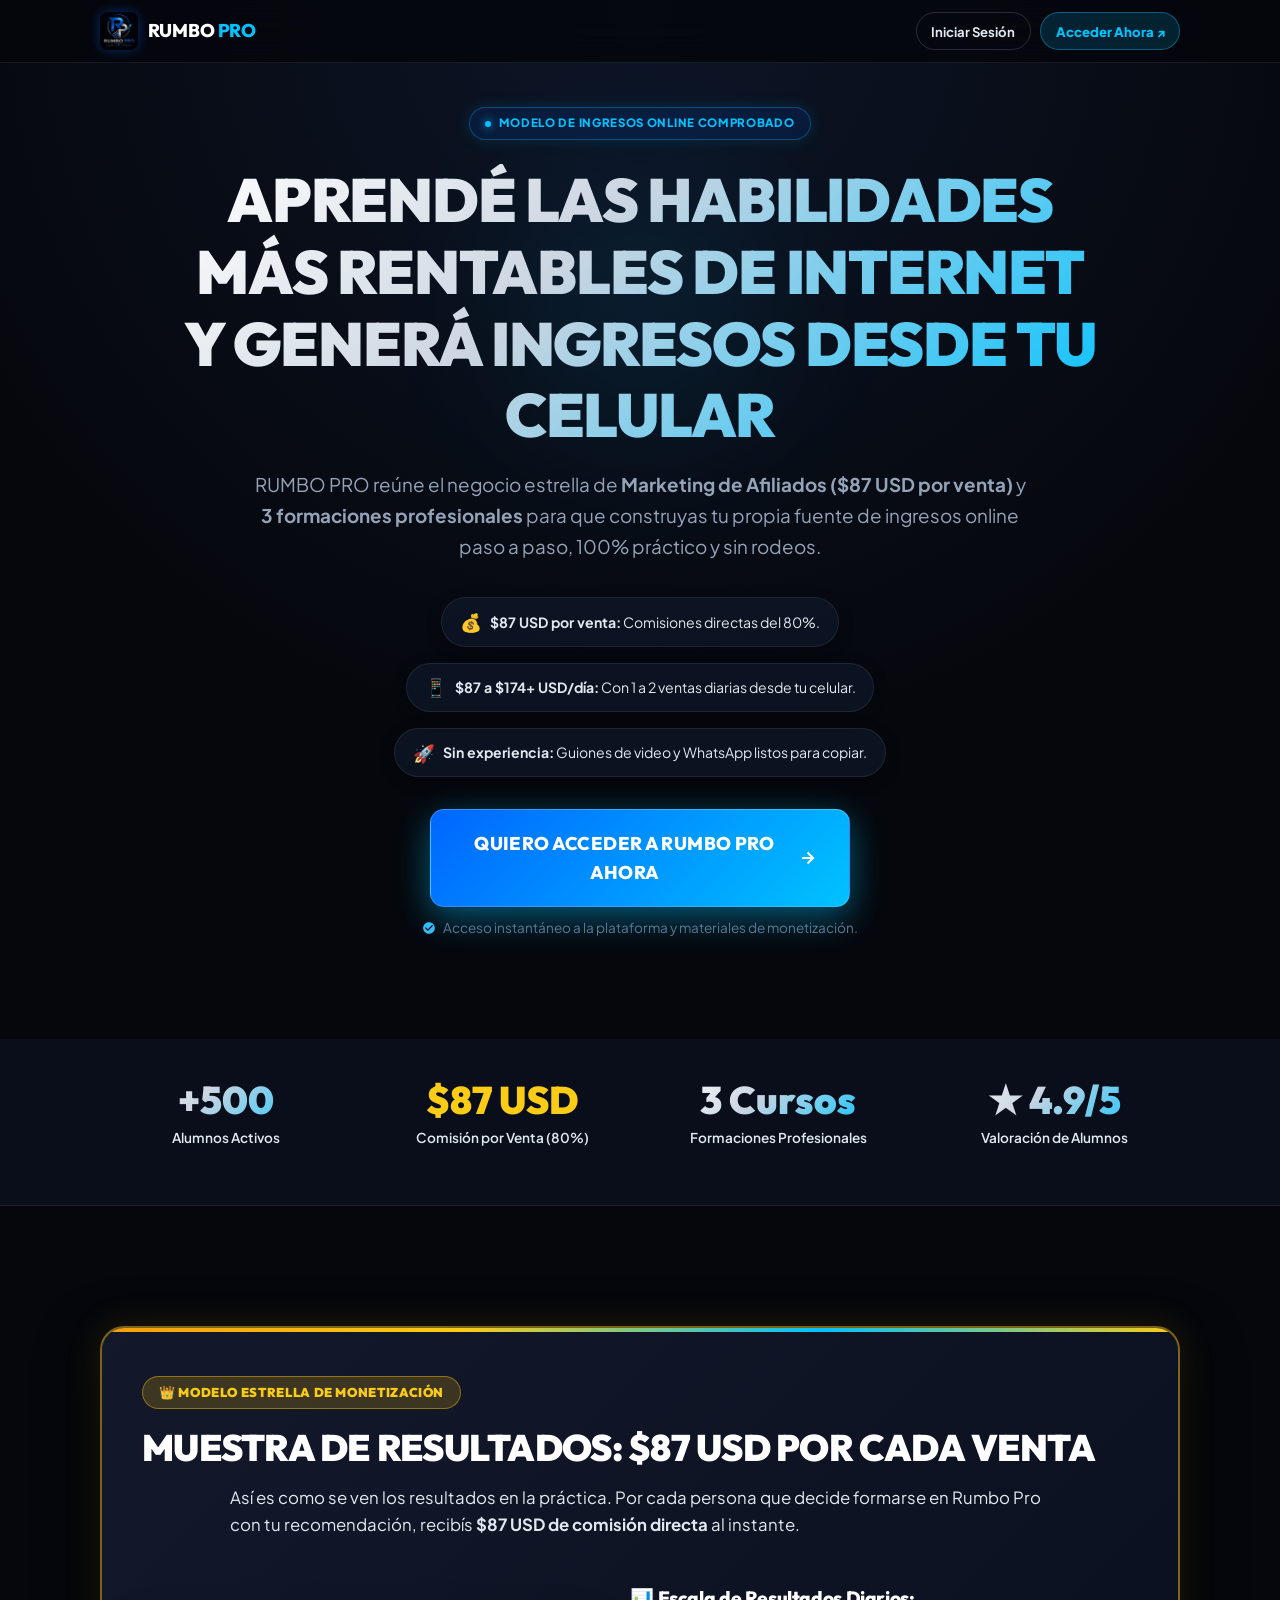
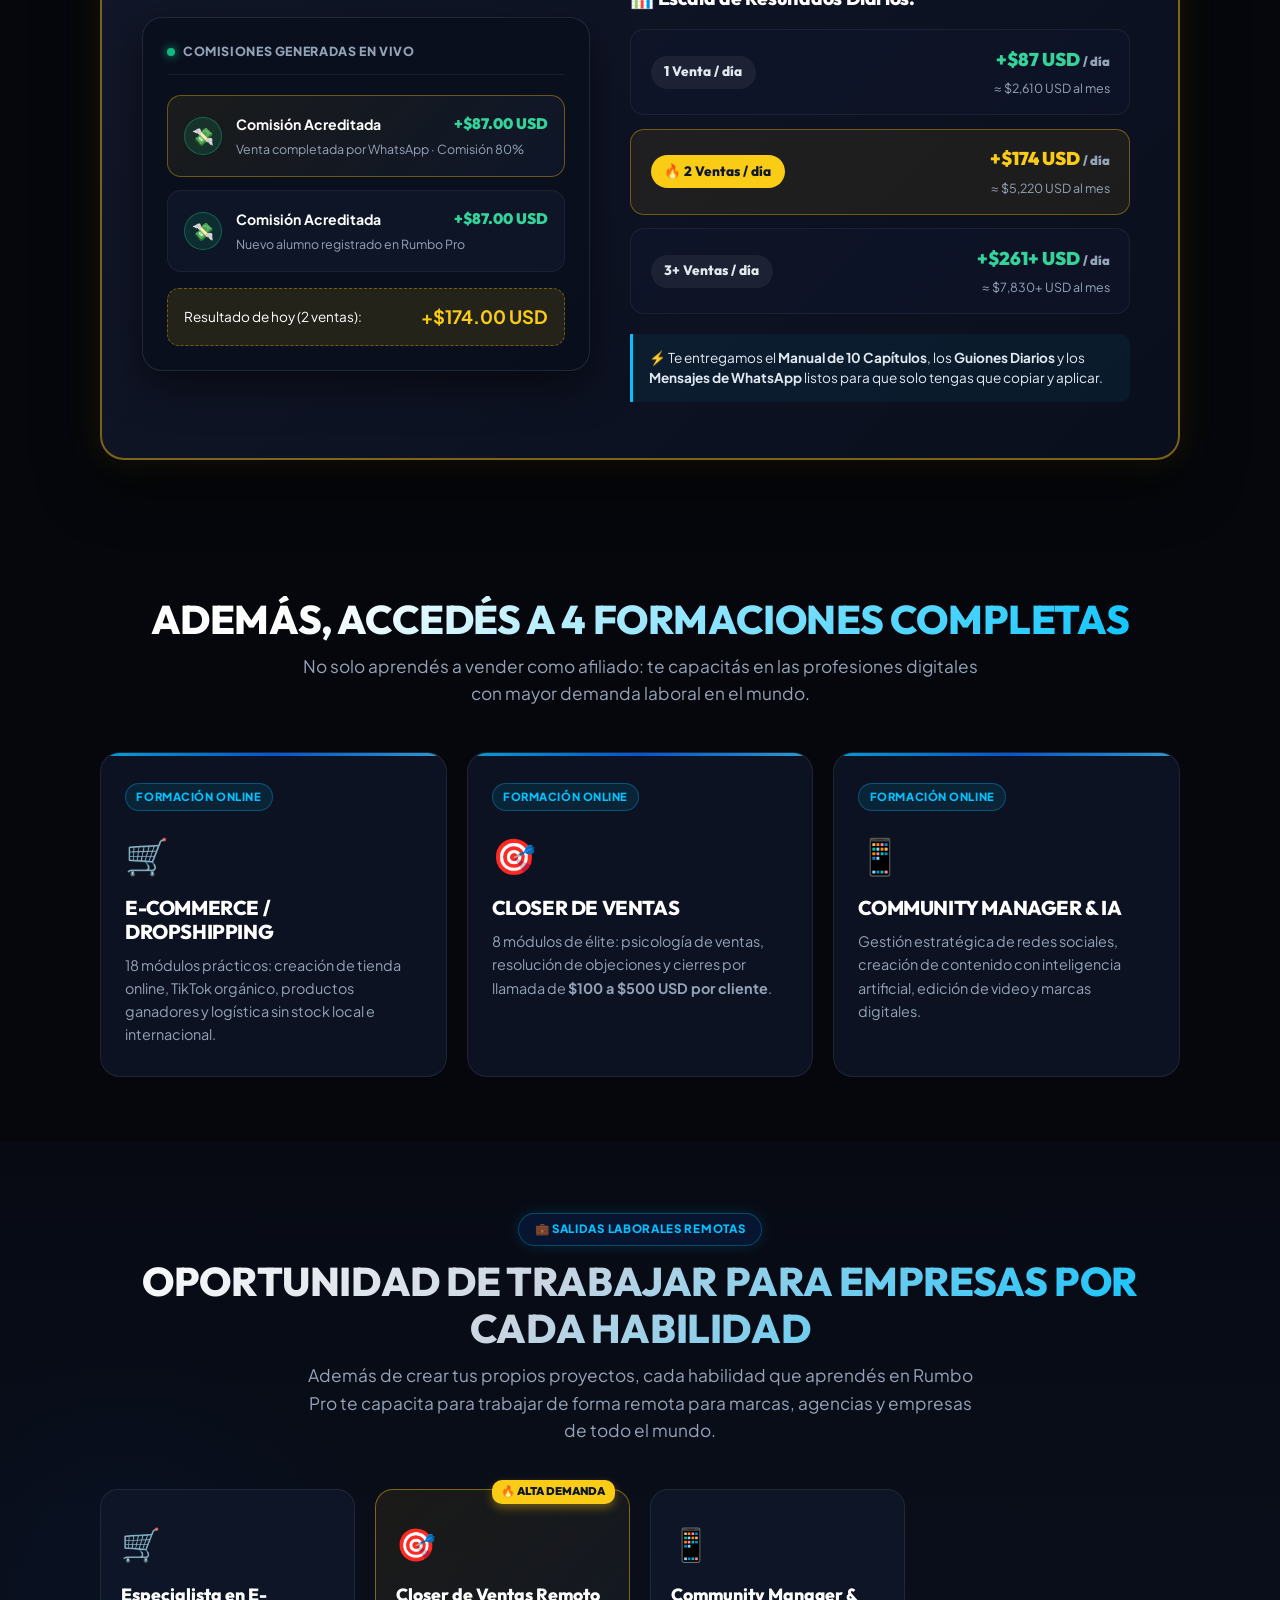
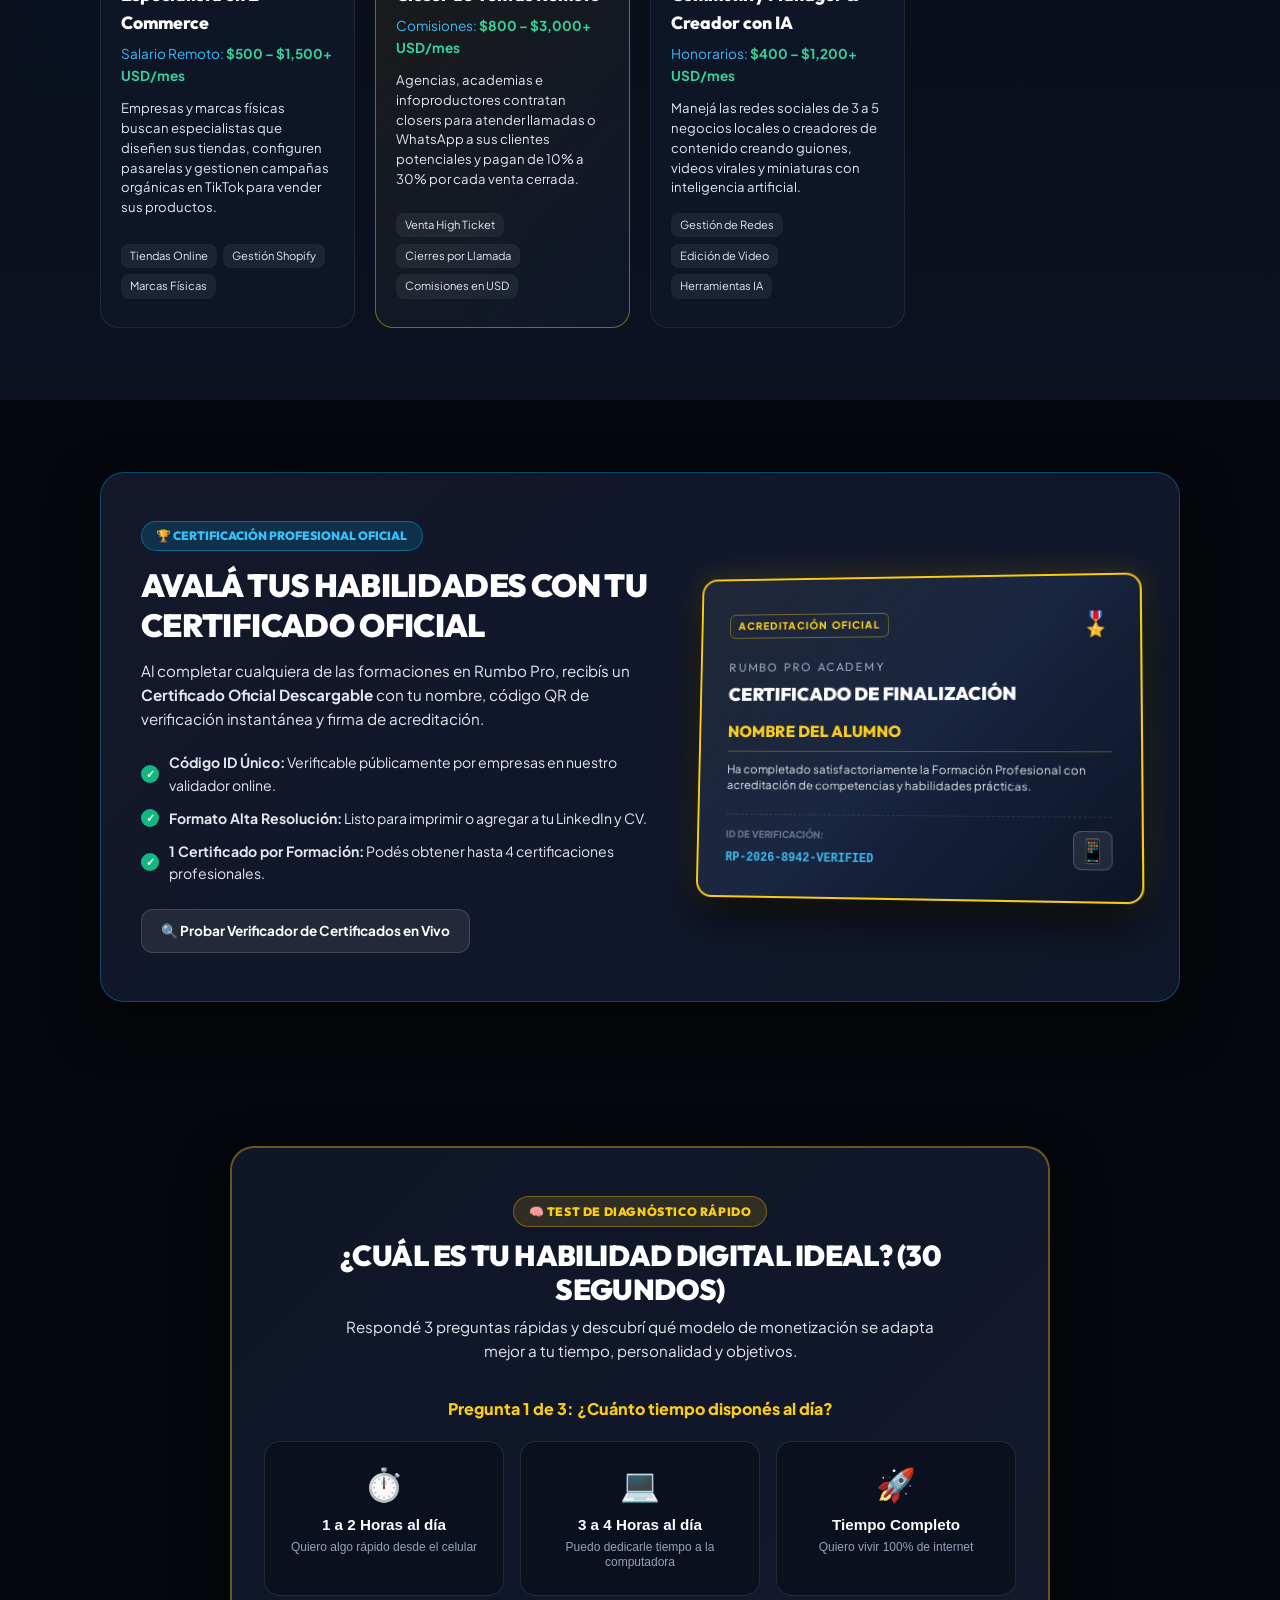
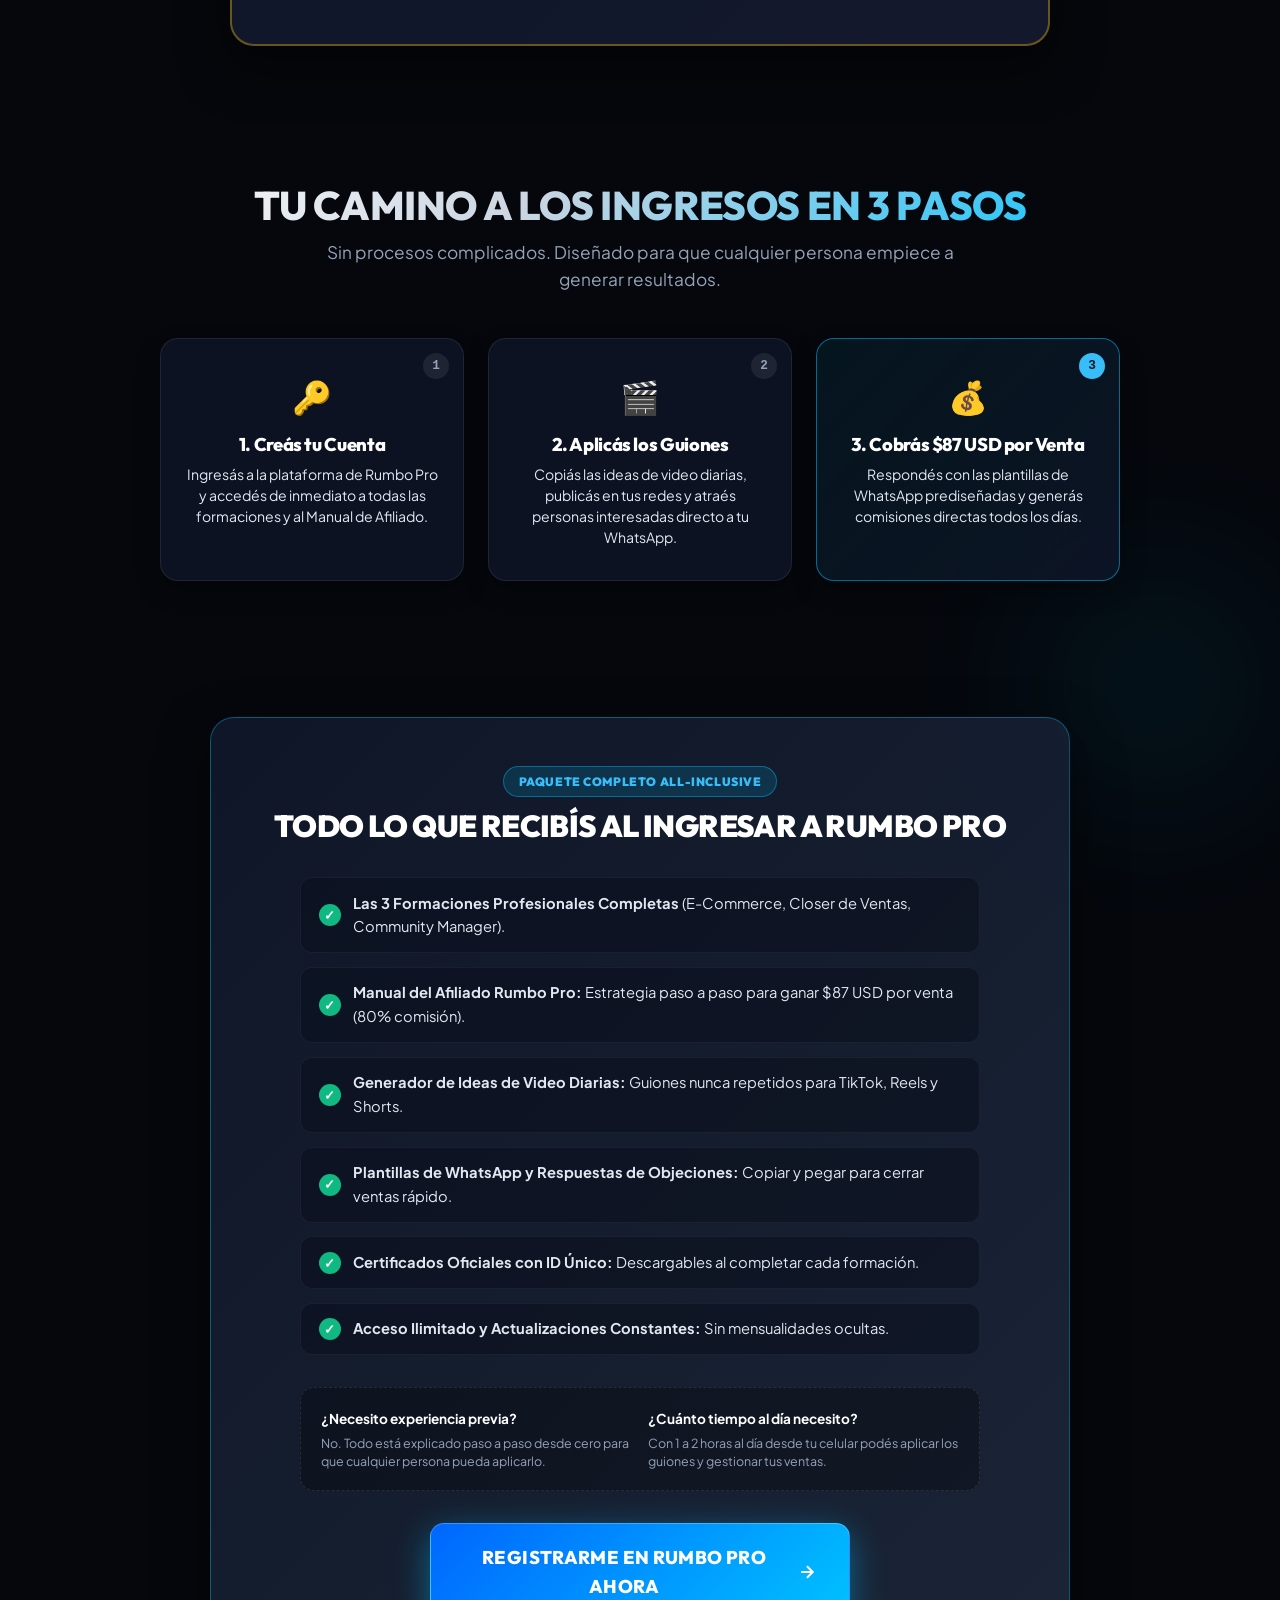
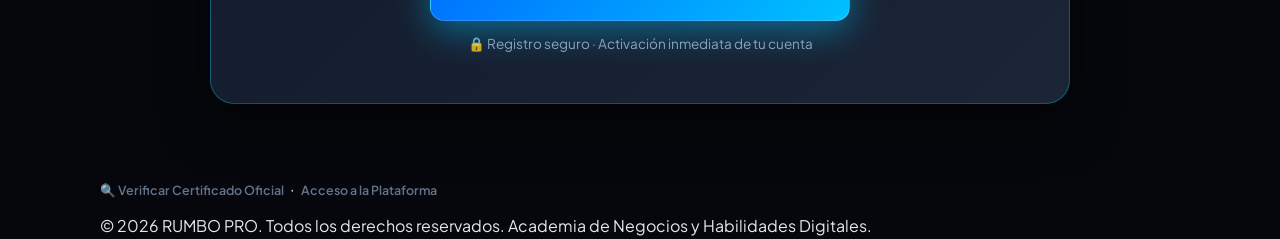
<file: index.html>
<!DOCTYPE html>
<html lang="es">
<head>
  <meta charset="UTF-8">
  <meta name="viewport" content="width=device-width, initial-scale=1.0">
  <title>RUMBO PRO — Academia de Negocios y Habilidades Digitales</title>
  <meta name="description" content="Aprendé habilidades digitales y generá ingresos online. Marketing de Afiliados al 80% ($87 USD por venta), E-Commerce, Closer de Ventas y Community Manager con IA.">
  
  <!-- Favicon / Logo -->
  <link rel="icon" type="image/jpeg" href="assets/logo.jpg">

  <!-- Stylesheet with Cache Buster -->
  <link rel="stylesheet" href="styles.css?v=6.0">
</head>
<body>

  <!-- Ambient Glow Effects -->
  <div class="ambient-glow ambient-glow-1"></div>
  <div class="ambient-glow ambient-glow-2"></div>
  <div class="ambient-glow ambient-glow-3"></div>

  <!-- Header Sticky Navigation -->
  <header class="site-header">
    <div class="container header-container">
      <a href="#" class="header-logo-wrapper" id="header-logo-link">
        <img src="assets/logo.jpg" alt="Logo Rumbo Pro" class="header-logo-img">
        <span class="header-logo-text">RUMBO <span>PRO</span></span>
      </a>
      <div style="display:flex; align-items:center; gap:0.6rem;">
        <a href="app-platform.html#/login" class="header-wa-btn" id="header-login-btn" style="background:transparent; border-color:rgba(255,255,255,0.15); color:var(--text-silver);">
          Iniciar Sesión
        </a>
        <a href="app-platform.html#/registro" class="header-wa-btn" id="header-register-btn" style="background:rgba(0,194,255,0.15); border-color:rgba(0,194,255,0.4); color:var(--color-primary-light); font-weight:800;">
          Acceder Ahora ↗
        </a>
      </div>
    </div>
  </header>

  <!-- ==========================================================================
       BLOQUE 1 — HERO DE IMPACTO DIRECTO (3 SEGUNDOS)
       ========================================================================== -->
  <section class="hero-section" id="hero">
    <div class="container">
      
      <!-- Label / Badge -->
      <div class="hero-badge">
        <span class="hero-badge-dot"></span>
        MODELO DE INGRESOS ONLINE COMPROBADO
      </div>

      <!-- Main Title -->
      <h1 class="hero-title gradient-text">
        APRENDÉ LAS HABILIDADES MÁS RENTABLES DE INTERNET Y GENERÁ INGRESOS DESDE TU CELULAR
      </h1>

      <!-- Subtitle -->
      <p class="hero-subtitle">
        RUMBO PRO reúne el negocio estrella de <strong>Marketing de Afiliados ($87 USD por venta)</strong> y <strong>3 formaciones profesionales</strong> para que construyas tu propia fuente de ingresos online paso a paso, 100% práctico y sin rodeos.
      </p>

      <!-- Key Bullet Points for Instant Scanning -->
      <div class="hero-bullets-grid">
        <div class="hero-bullet-item">
          <span class="bullet-icon">💰</span>
          <span><strong>$87 USD por venta:</strong> Comisiones directas del 80%.</span>
        </div>
        <div class="hero-bullet-item">
          <span class="bullet-icon">📱</span>
          <span><strong>$87 a $174+ USD/día:</strong> Con 1 a 2 ventas diarias desde tu celular.</span>
        </div>
        <div class="hero-bullet-item">
          <span class="bullet-icon">🚀</span>
          <span><strong>Sin experiencia:</strong> Guiones de video y WhatsApp listos para copiar.</span>
        </div>
      </div>

      <!-- Main CTA Button -->
      <div class="hero-cta-group" style="margin-top:2rem;">
        <a href="app-platform.html#/registro" class="btn-primary btn-cta-large" id="hero-main-cta">
          QUIERO ACCEDER A RUMBO PRO AHORA
          <svg width="22" height="22" viewBox="0 0 24 24" fill="none" stroke="currentColor" stroke-width="2.5"><line x1="5" y1="12" x2="19" y2="12"></line><polyline points="12 5 19 12 12 19"></polyline></svg>
        </a>
        <span class="hero-cta-subtext">
          <svg width="14" height="14" viewBox="0 0 24 24" fill="currentColor" style="color: #38bdf8;"><path d="M12 2C6.48 2 2 6.48 2 12s4.48 10 10 10 10-4.48 10-10S17.52 2 12 2zm-2 15l-5-5 1.41-1.41L10 14.17l7.59-7.59L19 8l-9 9z"/></svg>
          Acceso instantáneo a la plataforma y materiales de monetización.
        </span>
      </div>

    </div>
  </section>

  <!-- ==========================================================================
       STATS BAR COMPACTA
       ========================================================================== -->
  <section class="stats-bar-section">
    <div class="container">
      <div class="stats-grid reveal-on-scroll">
        <div class="stat-item">
          <div class="stat-number gradient-text">+500</div>
          <div class="stat-label">Alumnos Activos</div>
        </div>
        <div class="stat-item">
          <div class="stat-number" style="color:#facc15;">$87 USD</div>
          <div class="stat-label">Comisión por Venta (80%)</div>
        </div>
        <div class="stat-item">
          <div class="stat-number gradient-text">3 Cursos</div>
          <div class="stat-label">Formaciones Profesionales</div>
        </div>
        <div class="stat-item">
          <div class="stat-number gradient-text">★ 4.9/5</div>
          <div class="stat-label">Valoración de Alumnos</div>
        </div>
      </div>
    </div>
  </section>

  <!-- ==========================================================================
       BLOQUE 2 — MUESTRA DE RESULTADOS: MARKETING DE AFILIADOS RUMBO PRO
       ========================================================================== -->
  <section class="section-star-business" id="afiliados-estrella">
    <div class="container">
      
      <div class="star-business-card reveal-on-scroll">
        <div class="star-header">
          <span class="star-badge">👑 MODELO ESTRELLA DE MONETIZACIÓN</span>
          <h2 class="star-title">MUESTRA DE RESULTADOS: $87 USD POR CADA VENTA</h2>
          <p class="star-desc">
            Así es como se ven los resultados en la práctica. Por cada persona que decide formarse en Rumbo Pro con tu recomendación, recibís <strong>$87 USD de comisión directa</strong> al instante.
          </p>
        </div>

        <!-- Visual Results Showcase Layout -->
        <div class="results-showcase-grid">
          
          <!-- Left: Live Commission Notifications Mockup -->
          <div class="notifications-mockup-card">
            <div class="notif-header">
              <span class="notif-live-dot"></span>
              <span>Comisiones Generadas en Vivo</span>
            </div>

            <div class="notif-item highlight-notif">
              <div class="notif-icon-circle">💸</div>
              <div class="notif-body">
                <div class="notif-top-row">
                  <strong>Comisión Acreditada</strong>
                  <span class="notif-val">+$87.00 USD</span>
                </div>
                <p class="notif-desc">Venta completada por WhatsApp · Comisión 80%</p>
              </div>
            </div>

            <div class="notif-item">
              <div class="notif-icon-circle">💸</div>
              <div class="notif-body">
                <div class="notif-top-row">
                  <strong>Comisión Acreditada</strong>
                  <span class="notif-val">+$87.00 USD</span>
                </div>
                <p class="notif-desc">Nuevo alumno registrado en Rumbo Pro</p>
              </div>
            </div>

            <div class="notif-summary-pill">
              <span>Resultado de hoy (2 ventas):</span>
              <strong style="color:#facc15; font-size:1.15rem;">+$174.00 USD</strong>
            </div>
          </div>

          <!-- Right: Daily Results Scale Breakdown -->
          <div class="results-breakdown-card">
            <h3 class="breakdown-title">📊 Escala de Resultados Diarios:</h3>

            <div class="scale-row">
              <div class="scale-badge">1 Venta / día</div>
              <div class="scale-info">
                <strong>+$87 USD <span>/ día</span></strong>
                <small>≈ $2,610 USD al mes</small>
              </div>
            </div>

            <div class="scale-row highlight-scale-row">
              <div class="scale-badge star-scale-badge">🔥 2 Ventas / día</div>
              <div class="scale-info">
                <strong style="color:#facc15;">+$174 USD <span>/ día</span></strong>
                <small>≈ $5,220 USD al mes</small>
              </div>
            </div>

            <div class="scale-row">
              <div class="scale-badge">3+ Ventas / día</div>
              <div class="scale-info">
                <strong>+$261+ USD <span>/ día</span></strong>
                <small>≈ $7,830+ USD al mes</small>
              </div>
            </div>

            <p class="scale-footer-note">
              ⚡ Te entregamos el <strong>Manual de 10 Capítulos</strong>, los <strong>Guiones Diarios</strong> y los <strong>Mensajes de WhatsApp</strong> listos para que solo tengas que copiar y aplicar.
            </p>
          </div>

        </div>

      </div>

    </div>
  </section>

  <!-- ==========================================================================
       BLOQUE 3 — 4 FORMACIONES PROFESIONALES INCLUIDAS
       ========================================================================== -->
  <section class="section-cursos" id="cursos">
    <div class="container">
      
      <div class="section-header reveal-on-scroll">
        <h2 class="section-title gradient-text-blue">
          ADEMÁS, ACCEDÉS A 4 FORMACIONES COMPLETAS
        </h2>
        <p class="section-subtitle">
          No solo aprendés a vender como afiliado: te capacitás en las profesiones digitales con mayor demanda laboral en el mundo.
        </p>
      </div>

      <div class="courses-grid reveal-on-scroll">
        
        <!-- Course 1 -->
        <div class="course-card">
          <div class="course-glow-bar"></div>
          <span class="course-badge">FORMACIÓN ONLINE</span>
          <div class="course-icon">🛒</div>
          <h3 class="course-title">E-COMMERCE / DROPSHIPPING</h3>
          <p class="course-text">
            18 módulos prácticos: creación de tienda online, TikTok orgánico, productos ganadores y logística sin stock local e internacional.
          </p>
        </div>

        <!-- Course 2 -->
        <div class="course-card">
          <div class="course-glow-bar"></div>
          <span class="course-badge">FORMACIÓN ONLINE</span>
          <div class="course-icon">🎯</div>
          <h3 class="course-title">CLOSER DE VENTAS</h3>
          <p class="course-text">
            8 módulos de élite: psicología de ventas, resolución de objeciones y cierres por llamada de <strong>$100 a $500 USD por cliente</strong>.
          </p>
        </div>

        <!-- Course 3 -->
        <div class="course-card">
          <div class="course-glow-bar"></div>
          <span class="course-badge">FORMACIÓN ONLINE</span>
          <div class="course-icon">📱</div>
          <h3 class="course-title">COMMUNITY MANAGER & IA</h3>
          <p class="course-text">
            Gestión estratégica de redes sociales, creación de contenido con inteligencia artificial, edición de video y marcas digitales.
          </p>
        </div>

      </div>

    </div>
  </section>

  <!-- ==========================================================================
       BLOQUE 3.5 — OPORTUNIDAD DE TRABAJAR PARA EMPRESAS (SALIDAS LABORALES)
       ========================================================================== -->
  <section class="section-career-opportunities" id="oportunidades-empresas">
    <div class="container">
      
      <div class="section-header reveal-on-scroll">
        <span class="hero-badge" style="margin-bottom:0.75rem;">💼 SALIDAS LABORALES REMOTAS</span>
        <h2 class="section-title gradient-text">
          OPORTUNIDAD DE TRABAJAR PARA EMPRESAS POR CADA HABILIDAD
        </h2>
        <p class="section-subtitle">
          Además de crear tus propios proyectos, cada habilidad que aprendés en Rumbo Pro te capacita para trabajar de forma remota para marcas, agencias y empresas de todo el mundo.
        </p>
      </div>

      <div class="career-grid reveal-on-scroll">
        
        <!-- Career 1 -->
        <div class="career-card">
          <div class="career-icon">🛒</div>
          <div class="career-role">Especialista en E-Commerce</div>
          <div class="career-salary">Salario Remoto: <strong>$500 – $1,500+ USD/mes</strong></div>
          <p class="career-desc">
            Empresas y marcas físicas buscan especialistas que diseñen sus tiendas, configuren pasarelas y gestionen campañas orgánicas en TikTok para vender sus productos.
          </p>
          <div class="career-tags">
            <span>Tiendas Online</span>
            <span>Gestión Shopify</span>
            <span>Marcas Físicas</span>
          </div>
        </div>

        <!-- Career 2 -->
        <div class="career-card highlight-career">
          <span class="popular-job-tag">🔥 ALTA DEMANDA</span>
          <div class="career-icon">🎯</div>
          <div class="career-role">Closer de Ventas Remoto</div>
          <div class="career-salary">Comisiones: <strong>$800 – $3,000+ USD/mes</strong></div>
          <p class="career-desc">
            Agencias, academias e infoproductores contratan closers para atender llamadas o WhatsApp a sus clientes potenciales y pagan de 10% a 30% por cada venta cerrada.
          </p>
          <div class="career-tags">
            <span>Venta High Ticket</span>
            <span>Cierres por Llamada</span>
            <span>Comisiones en USD</span>
          </div>
        </div>

        <!-- Career 3 -->
        <div class="career-card">
          <div class="career-icon">📱</div>
          <div class="career-role">Community Manager & Creador con IA</div>
          <div class="career-salary">Honorarios: <strong>$400 – $1,200+ USD/mes</strong></div>
          <p class="career-desc">
            Manejá las redes sociales de 3 a 5 negocios locales o creadores de contenido creando guiones, videos virales y miniaturas con inteligencia artificial.
          </p>
          <div class="career-tags">
            <span>Gestión de Redes</span>
            <span>Edición de Video</span>
            <span>Herramientas IA</span>
          </div>
        </div>

      </div>

    </div>
  </section>

  <!-- ==========================================================================
       BLOQUE 3.6 — CERTIFICADO OFICIAL 3D CON ID ÚNICO VERIFICABLE
       ========================================================================== -->
  <section class="section-certificate-showcase" id="certificados">
    <div class="container">
      
      <div class="cert-showcase-container reveal-on-scroll">
        <div class="cert-text-col">
          <span class="cert-pill">🏆 CERTIFICACIÓN PROFESIONAL OFICIAL</span>
          <h2 class="cert-heading">
            AVALÁ TUS HABILIDADES CON TU CERTIFICADO OFICIAL
          </h2>
          <p class="cert-subtext">
            Al completar cualquiera de las formaciones en Rumbo Pro, recibís un <strong>Certificado Oficial Descargable</strong> con tu nombre, código QR de verificación instantánea y firma de acreditación.
          </p>
          
          <ul class="cert-checklist">
            <li>
              <span class="cert-check">✓</span>
              <span><strong>Código ID Único:</strong> Verificable públicamente por empresas en nuestro validador online.</span>
            </li>
            <li>
              <span class="cert-check">✓</span>
              <span><strong>Formato Alta Resolución:</strong> Listo para imprimir o agregar a tu LinkedIn y CV.</span>
            </li>
            <li>
              <span class="cert-check">✓</span>
              <span><strong>1 Certificado por Formación:</strong> Podés obtener hasta 4 certificaciones profesionales.</span>
            </li>
          </ul>

          <div style="margin-top:1.5rem;">
            <a href="app-platform.html#/verificar" class="btn-cert-verify">
              🔍 Probar Verificador de Certificados en Vivo
            </a>
          </div>
        </div>

        <!-- 3D Certificate Preview Card -->
        <div class="cert-card-3d-wrapper">
          <div class="cert-card-3d">
            <div class="cert-card-top-bar">
              <span class="cert-badge-gold">ACREDITACIÓN OFICIAL</span>
              <span class="cert-seal">🎖️</span>
            </div>
            <div class="cert-brand">RUMBO PRO ACADEMY</div>
            <div class="cert-title-3d">CERTIFICADO DE FINALIZACIÓN</div>
            <div class="cert-name-demo">NOMBRE DEL ALUMNO</div>
            <p class="cert-desc-demo">Ha completado satisfactoriamente la Formación Profesional con acreditación de competencias y habilidades prácticas.</p>
            
            <div class="cert-footer-demo">
              <div>
                <span class="cert-code-label">ID DE VERIFICACIÓN:</span>
                <span class="cert-code-val">RP-2026-8942-VERIFIED</span>
              </div>
              <div class="cert-qr-box">
                <span style="font-size:1.4rem;">📱</span>
              </div>
            </div>
          </div>
        </div>

      </div>

    </div>
  </section>

  <!-- ==========================================================================
       BLOQUE 3.7 — QUIZ INTERACTIVO: DESCUBRÍ TU RUTA DIGITAL IDEAL
       ========================================================================== -->
  <section class="section-quiz" id="quiz-diagnostico">
    <div class="container">
      
      <div class="quiz-box reveal-on-scroll">
        <span class="offer-pill" style="background:rgba(234,179,8,0.15); color:#facc15; border-color:rgba(234,179,8,0.4);">
          🧠 TEST DE DIAGNÓSTICO RÁPIDO
        </span>
        <h2 class="quiz-title">
          ¿CUÁL ES TU HABILIDAD DIGITAL IDEAL? (30 SEGUNDOS)
        </h2>
        <p class="quiz-subtitle">
          Respondé 3 preguntas rápidas y descubrí qué modelo de monetización se adapta mejor a tu tiempo, personalidad y objetivos.
        </p>

        <!-- Interactive Quiz Container -->
        <div id="interactive-quiz-container">
          
          <!-- Step 1 -->
          <div class="quiz-step" id="quiz-step-1">
            <div class="quiz-step-label">Pregunta 1 de 3: ¿Cuánto tiempo disponés al día?</div>
            <div class="quiz-options-grid">
              <button type="button" class="quiz-opt-btn" onclick="handleQuizAnswer(1, 'time_short')">
                <span class="opt-emoji">⏱️</span>
                <strong>1 a 2 Horas al día</strong>
                <small>Quiero algo rápido desde el celular</small>
              </button>
              <button type="button" class="quiz-opt-btn" onclick="handleQuizAnswer(1, 'time_medium')">
                <span class="opt-emoji">💻</span>
                <strong>3 a 4 Horas al día</strong>
                <small>Puedo dedicarle tiempo a la computadora</small>
              </button>
              <button type="button" class="quiz-opt-btn" onclick="handleQuizAnswer(1, 'time_full')">
                <span class="opt-emoji">🚀</span>
                <strong>Tiempo Completo</strong>
                <small>Quiero vivir 100% de internet</small>
              </button>
            </div>
          </div>

          <!-- Step 2 (Hidden Initially) -->
          <div class="quiz-step" id="quiz-step-2" style="display:none;">
            <div class="quiz-step-label">Pregunta 2 de 3: ¿Qué estilo de trabajo preferís?</div>
            <div class="quiz-options-grid">
              <button type="button" class="quiz-opt-btn" onclick="handleQuizAnswer(2, 'style_anon')">
                <span class="opt-emoji">👤</span>
                <strong>Marca Incógnita</strong>
                <small>Sin mostrar mi cara y por mensaje</small>
              </button>
              <button type="button" class="quiz-opt-btn" onclick="handleQuizAnswer(2, 'style_talk')">
                <span class="opt-emoji">🎯</span>
                <strong>Trato y Cierre Directo</strong>
                <small>Hablando con prospectos y cobrando comisiones</small>
              </button>
              <button type="button" class="quiz-opt-btn" onclick="handleQuizAnswer(2, 'style_store')">
                <span class="opt-emoji">🛒</span>
                <strong>Crear Negocio / Tienda</strong>
                <small>Vender productos físicos u organizar marcas</small>
              </button>
            </div>
          </div>

          <!-- Step 3 (Hidden Initially) -->
          <div class="quiz-step" id="quiz-step-3" style="display:none;">
            <div class="quiz-step-label">Pregunta 3 de 3: ¿Cuál es tu meta de ingresos mensual?</div>
            <div class="quiz-options-grid">
              <button type="button" class="quiz-opt-btn" onclick="handleQuizAnswer(3, 'goal_500')">
                <span class="opt-emoji">💵</span>
                <strong>$500 a $1,000 USD / mes</strong>
                <small>Generar mis primeros ingresos extra</small>
              </button>
              <button type="button" class="quiz-opt-btn" onclick="handleQuizAnswer(3, 'goal_2000')">
                <span class="opt-emoji">🔥</span>
                <strong>$1,500 a $3,000 USD / mes</strong>
                <small>Reemplazar un trabajo tradicional</small>
              </button>
              <button type="button" class="quiz-opt-btn" onclick="handleQuizAnswer(3, 'goal_5000')">
                <span class="opt-emoji">💎</span>
                <strong>+$5,000 USD / mes</strong>
                <small>Escalar mi propio negocio digital</small>
              </button>
            </div>
          </div>

          <!-- Result View (Hidden Initially) -->
          <div class="quiz-result-card" id="quiz-result-view" style="display:none;">
            <div class="quiz-result-icon">🎯</div>
            <span class="quiz-result-badge">TU RUTA DIGITAL RECOMENDADA</span>
            <h3 class="quiz-result-title" id="quiz-result-title">Marketing de Afiliados + Closer de Ventas</h3>
            <p class="quiz-result-desc" id="quiz-result-desc">
              Tu perfil es ideal para monetizar recomendando formaciones con guiones listos y cerrando ventas por WhatsApp para generar de $87 a $174+ USD por día.
            </p>
            <div style="margin-top:1.5rem;">
              <a href="app-platform.html#/registro" class="btn-primary" style="display:inline-flex;">
                COMENZAR CON MI RUTA RECOMENDADA →
              </a>
            </div>
            <button type="button" class="btn-retake-quiz" onclick="restartQuiz()">↺ Reiniciar Test</button>
          </div>

        </div>

      </div>

    </div>
  </section>

  <!-- ==========================================================================
       BLOQUE 4 — EL MÉTODO EN 3 PASOS SIMPLES
       ========================================================================== -->
  <section class="section-method" id="metodo">
    <div class="container">
      
      <div class="section-header reveal-on-scroll">
        <h2 class="section-title gradient-text">
          TU CAMINO A LOS INGRESOS EN 3 PASOS
        </h2>
        <p class="section-subtitle">
          Sin procesos complicados. Diseñado para que cualquier persona empiece a generar resultados.
        </p>
      </div>

      <div class="method-steps-grid reveal-on-scroll">
        <div class="method-step-card">
          <div class="m-step-num">1</div>
          <div class="m-step-icon">🔑</div>
          <h3 class="m-step-title">1. Creás tu Cuenta</h3>
          <p class="m-step-desc">Ingresás a la plataforma de Rumbo Pro y accedés de inmediato a todas las formaciones y al Manual de Afiliado.</p>
        </div>

        <div class="method-step-card">
          <div class="m-step-num">2</div>
          <div class="m-step-icon">🎬</div>
          <h3 class="m-step-title">2. Aplicás los Guiones</h3>
          <p class="m-step-desc">Copiás las ideas de video diarias, publicás en tus redes y atraés personas interesadas directo a tu WhatsApp.</p>
        </div>

        <div class="method-step-card highlight-step">
          <div class="m-step-num">3</div>
          <div class="m-step-icon">💰</div>
          <h3 class="m-step-title">3. Cobrás $87 USD por Venta</h3>
          <p class="m-step-desc">Respondés con las plantillas de WhatsApp prediseñadas y generás comisiones directas todos los días.</p>
        </div>
      </div>

    </div>
  </section>

  <!-- ==========================================================================
       BLOQUE 5 — TODO LO QUE INCLUYE TU ACCESO (OFERTA TOTAL)
       ========================================================================== -->
  <section class="section-all-included" id="incluye">
    <div class="container">
      
      <div class="offer-box reveal-on-scroll">
        <span class="offer-pill">PAQUETE COMPLETO ALL-INCLUSIVE</span>
        <h2 class="offer-title">TODO LO QUE RECIBÍS AL INGRESAR A RUMBO PRO</h2>

        <div class="offer-items-grid">
          <div class="offer-item">
            <span class="offer-check">✓</span>
            <span><strong>Las 3 Formaciones Profesionales Completas</strong> (E-Commerce, Closer de Ventas, Community Manager).</span>
          </div>
          <div class="offer-item">
            <span class="offer-check">✓</span>
            <span><strong>Manual del Afiliado Rumbo Pro:</strong> Estrategia paso a paso para ganar $87 USD por venta (80% comisión).</span>
          </div>
          <div class="offer-item">
            <span class="offer-check">✓</span>
            <span><strong>Generador de Ideas de Video Diarias:</strong> Guiones nunca repetidos para TikTok, Reels y Shorts.</span>
          </div>
          <div class="offer-item">
            <span class="offer-check">✓</span>
            <span><strong>Plantillas de WhatsApp y Respuestas de Objeciones:</strong> Copiar y pegar para cerrar ventas rápido.</span>
          </div>
          <div class="offer-item">
            <span class="offer-check">✓</span>
            <span><strong>Certificados Oficiales con ID Único:</strong> Descargables al completar cada formación.</span>
          </div>
          <div class="offer-item">
            <span class="offer-check">✓</span>
            <span><strong>Acceso Ilimitado y Actualizaciones Constantes:</strong> Sin mensualidades ocultas.</span>
          </div>
        </div>

        <!-- Micro FAQ inside offer box -->
        <div class="compact-faq-box">
          <div class="c-faq-item">
            <strong>¿Necesito experiencia previa?</strong>
            <p>No. Todo está explicado paso a paso desde cero para que cualquier persona pueda aplicarlo.</p>
          </div>
          <div class="c-faq-item">
            <strong>¿Cuánto tiempo al día necesito?</strong>
            <p>Con 1 a 2 horas al día desde tu celular podés aplicar los guiones y gestionar tus ventas.</p>
          </div>
        </div>

        <div class="offer-cta-wrapper">
          <a href="app-platform.html#/registro" class="btn-primary btn-cta-large" id="cta-final-button">
            REGISTRARME EN RUMBO PRO AHORA
            <svg width="22" height="22" viewBox="0 0 24 24" fill="none" stroke="currentColor" stroke-width="2.5"><line x1="5" y1="12" x2="19" y2="12"></line><polyline points="12 5 19 12 12 19"></polyline></svg>
          </a>
          <p style="font-size:0.85rem; color:var(--text-muted); margin-top:0.75rem;">
            🔒 Registro seguro · Activación inmediata de tu cuenta
          </p>
        </div>

      </div>

    </div>
  </section>

  <!-- Live Social Proof Toast -->
  <div class="social-proof-toast" id="social-proof-toast">
    <div class="toast-avatar">👤</div>
    <div class="toast-content">
      <div class="toast-title" id="toast-title">Lucas de Argentina</div>
      <div class="toast-text" id="toast-text">Acaba de unirse a Rumbo Pro</div>
    </div>
    <span class="toast-time">hace 2 min</span>
  </div>

  <!-- Footer -->
  <footer class="site-footer">
    <div class="container">
      <div style="margin-bottom:0.75rem;">
        <a href="app-platform.html#/verificar" style="color:#64748b; text-decoration:none; font-size:0.78rem; font-weight:600;">🔍 Verificar Certificado Oficial</a>
        &nbsp;·&nbsp;
        <a href="app-platform.html#/login" style="color:#64748b; text-decoration:none; font-size:0.78rem; font-weight:600;">Acceso a la Plataforma</a>
      </div>
      &copy; 2026 RUMBO PRO. Todos los derechos reservados. Academia de Negocios y Habilidades Digitales.
    </div>
  </footer>

  <!-- Script with Cache Buster -->
  <script src="app.js?v=6.0"></script>
</body>
</html>
</file>
<file: styles.css>
/* ==========================================================================
   RUMBO PRO — LANDING PAGE SYSTEM DESIGN
   Theme: Obsidian Dark, Metallic Blue, Glassmorphic & Ultra Modern
   Mobile-First & Ultra-Responsive Optimization
   ========================================================================== */

@import url('https://fonts.googleapis.com/css2?family=Outfit:wght@400;500;600;700;800;900&family=Plus+Jakarta+Sans:wght@300;400;500;600;700;800&display=swap');

:root {
  /* Colors */
  --bg-dark: #05070c;
  --bg-card: rgba(15, 23, 42, 0.75);
  --bg-card-hover: rgba(30, 41, 59, 0.9);
  --bg-card-glow: rgba(0, 150, 255, 0.08);
  
  --color-primary: #0066ff;
  --color-primary-light: #00c2ff;
  --color-accent-glow: rgba(0, 194, 255, 0.35);
  --color-whatsapp: #25d366;
  --color-whatsapp-glow: rgba(37, 211, 102, 0.4);

  --text-white: #ffffff;
  --text-silver: #e2e8f0;
  --text-muted: #94a3b8;
  --text-dark-muted: #64748b;
  
  --border-light: rgba(255, 255, 255, 0.08);
  --border-accent: rgba(0, 194, 255, 0.3);

  /* Fonts */
  --font-heading: 'Outfit', -apple-system, BlinkMacSystemFont, sans-serif;
  --font-body: 'Plus Jakarta Sans', -apple-system, BlinkMacSystemFont, sans-serif;

  /* Transitions */
  --transition-fast: 0.2s cubic-bezier(0.4, 0, 0.2, 1);
  --transition-smooth: 0.4s cubic-bezier(0.16, 1, 0.3, 1);
}

/* Reset & Base Styles */
*, *::before, *::after {
  box-sizing: border-box;
  margin: 0;
  padding: 0;
  -webkit-tap-highlight-color: transparent;
}

button, a, input, select, textarea, .header-wa-btn, .btn-cta-large, .btn-primary, .btn-secondary, .floating-wa-btn {
  touch-action: manipulation;
}

html {
  scroll-behavior: smooth;
  font-size: 16px;
  background-color: var(--bg-dark);
  color: var(--text-silver);
  font-family: var(--font-body);
  overflow-x: hidden;
  -webkit-font-smoothing: antialiased;
  -moz-osx-font-smoothing: grayscale;
}

body {
  min-height: 100vh;
  line-height: 1.6;
  background: radial-gradient(circle at 50% 0%, #0d1527 0%, var(--bg-dark) 70%);
  background-attachment: fixed;
  position: relative;
  overflow-x: hidden;
}

/* Ambient Lighting Elements */
.ambient-glow {
  position: absolute;
  width: 350px;
  height: 350px;
  border-radius: 50%;
  background: radial-gradient(circle, var(--color-accent-glow) 0%, rgba(0,0,0,0) 70%);
  pointer-events: none;
  z-index: 0;
  filter: blur(80px);
  opacity: 0.45;
}

.ambient-glow-1 {
  top: 2%;
  left: 50%;
  transform: translateX(-50%);
}

.ambient-glow-2 {
  top: 45%;
  left: -50px;
  background: radial-gradient(circle, rgba(0, 102, 255, 0.3) 0%, rgba(0,0,0,0) 70%);
}

.ambient-glow-3 {
  top: 80%;
  right: -50px;
  background: radial-gradient(circle, rgba(0, 194, 255, 0.25) 0%, rgba(0,0,0,0) 70%);
}

/* Typography Utilities */
h1, h2, h3, h4 {
  font-family: var(--font-heading);
  color: var(--text-white);
  line-height: 1.18;
  letter-spacing: -0.02em;
}

.gradient-text {
  background: linear-gradient(135deg, #ffffff 0%, #cbd5e1 40%, var(--color-primary-light) 100%);
  -webkit-background-clip: text;
  -webkit-text-fill-color: transparent;
}

.gradient-text-blue {
  background: linear-gradient(135deg, #ffffff 20%, var(--color-primary-light) 100%);
  -webkit-background-clip: text;
  -webkit-text-fill-color: transparent;
}

/* Layout Containers */
.container {
  width: 100%;
  max-width: 1120px;
  margin: 0 auto;
  padding: 0 1.25rem;
  position: relative;
  z-index: 1;
}

section {
  padding: 4rem 0;
  position: relative;
}

@media (max-width: 576px) {
  section {
    padding: 3rem 0;
  }
  .container {
    padding: 0 1rem;
  }
}

/* Navigation Header */
.site-header {
  position: sticky;
  top: 0;
  z-index: 100;
  backdrop-filter: blur(18px);
  -webkit-backdrop-filter: blur(18px);
  background: rgba(5, 7, 12, 0.85);
  border-bottom: 1px solid var(--border-light);
  padding: 0.75rem 0;
}

.header-container {
  display: flex;
  justify-content: space-between;
  align-items: center;
}

.header-logo-wrapper {
  display: flex;
  align-items: center;
  gap: 0.6rem;
  text-decoration: none;
}

.header-logo-img {
  height: 38px;
  width: auto;
  border-radius: 8px;
  box-shadow: 0 0 12px rgba(0, 102, 255, 0.4);
}

.header-logo-text {
  font-family: var(--font-heading);
  font-weight: 800;
  font-size: 1.15rem;
  color: var(--text-white);
  letter-spacing: -0.01em;
}

.header-logo-text span {
  color: var(--color-primary-light);
}

.header-wa-btn {
  display: inline-flex;
  align-items: center;
  gap: 0.4rem;
  background: rgba(37, 211, 102, 0.12);
  border: 1px solid rgba(37, 211, 102, 0.35);
  color: #25d366;
  padding: 0.45rem 0.9rem;
  border-radius: 50px;
  font-size: 0.82rem;
  font-weight: 700;
  text-decoration: none;
  transition: var(--transition-fast);
}

.header-wa-btn:active {
  transform: scale(0.96);
  background: rgba(37, 211, 102, 0.25);
}

@media (max-width: 480px) {
  .header-logo-text {
    font-size: 0.95rem;
  }
  .header-logo-img {
    height: 30px;
  }
  .header-wa-btn {
    padding: 0.35rem 0.6rem;
    font-size: 0.74rem;
  }
}

/* ==========================================================================
   SECTION 1: HERO
   ========================================================================== */
.hero-section {
  padding-top: 2.75rem;
  padding-bottom: 3.5rem;
  text-align: center;
}

.hero-badge {
  display: inline-flex;
  align-items: center;
  gap: 0.45rem;
  padding: 0.4rem 0.95rem;
  border-radius: 50px;
  background: rgba(0, 102, 255, 0.12);
  border: 1px solid var(--border-accent);
  color: var(--color-primary-light);
  font-size: 0.72rem;
  font-weight: 800;
  letter-spacing: 0.06em;
  text-transform: uppercase;
  margin-bottom: 1.5rem;
  box-shadow: 0 0 15px rgba(0, 194, 255, 0.15);
  max-width: 100%;
}

.hero-badge-dot {
  width: 6px;
  height: 6px;
  border-radius: 50%;
  background-color: var(--color-primary-light);
  box-shadow: 0 0 8px var(--color-primary-light);
  animation: pulseDot 2s infinite;
  flex-shrink: 0;
}

@keyframes pulseDot {
  0%, 100% { opacity: 1; transform: scale(1); }
  50% { opacity: 0.4; transform: scale(0.85); }
}

.hero-title {
  font-size: clamp(2rem, 6.5vw, 3.8rem);
  font-weight: 900;
  margin-bottom: 1.1rem;
  max-width: 920px;
  margin-left: auto;
  margin-right: auto;
  word-break: break-word;
}

.hero-subtitle {
  font-size: clamp(0.98rem, 3.2vw, 1.18rem);
  color: var(--text-muted);
  max-width: 780px;
  margin: 0 auto 2.2rem auto;
  font-weight: 400;
  line-height: 1.65;
}

.hero-cta-group {
  display: flex;
  flex-direction: column;
  align-items: center;
  gap: 0.65rem;
  margin-bottom: 2.75rem;
  width: 100%;
}

.btn-primary {
  display: inline-flex;
  align-items: center;
  justify-content: center;
  gap: 0.75rem;
  padding: 1.05rem 2.2rem;
  border-radius: 14px;
  background: linear-gradient(135deg, #0052cc 0%, #0099ff 50%, #00c2ff 100%);
  color: #ffffff;
  font-family: var(--font-heading);
  font-weight: 800;
  font-size: 1.08rem;
  text-decoration: none;
  letter-spacing: 0.02em;
  box-shadow: 0 8px 30px rgba(0, 102, 255, 0.45), inset 0 1px 1px rgba(255, 255, 255, 0.3);
  transition: all 0.25s ease;
  position: relative;
  overflow: hidden;
  border: 1px solid rgba(255, 255, 255, 0.2);
  width: 100%;
  max-width: 420px;
  text-align: center;
}

.btn-primary:active {
  transform: scale(0.98);
}

.hero-cta-subtext {
  font-size: 0.85rem;
  color: var(--text-dark-muted);
  display: flex;
  align-items: center;
  gap: 0.4rem;
}

.hero-visual-container {
  max-width: 960px;
  margin: 0 auto;
  position: relative;
  border-radius: 20px;
  padding: 6px;
  background: linear-gradient(135deg, rgba(0, 194, 255, 0.3) 0%, rgba(255, 255, 255, 0.05) 50%, rgba(0, 102, 255, 0.2) 100%);
  box-shadow: 0 20px 60px rgba(0, 0, 0, 0.8);
}

.hero-visual-inner {
  border-radius: 15px;
  overflow: hidden;
  background: #090e1a;
  position: relative;
  display: flex;
  justify-content: center;
  align-items: center;
}

.hero-visual-img {
  width: 100%;
  height: auto;
  display: block;
  object-fit: cover;
  max-height: 440px;
  filter: brightness(0.95) contrast(1.05);
}

.hero-visual-overlay {
  position: absolute;
  inset: 0;
  background: radial-gradient(circle at center, transparent 30%, rgba(5, 7, 12, 0.6) 100%);
  pointer-events: none;
}

/* ==========================================================================
   SECTION 2: ¿QUÉ ES RUMBO PRO?
   ========================================================================== */
.section-header {
  text-align: center;
  margin-bottom: 2.75rem;
}

.section-title {
  font-size: clamp(1.6rem, 5.5vw, 2.5rem);
  font-weight: 800;
  margin-bottom: 0.6rem;
  text-transform: uppercase;
  letter-spacing: -0.01em;
  word-break: break-word;
}

.section-subtitle {
  font-size: clamp(0.92rem, 3.2vw, 1.08rem);
  color: var(--text-muted);
  max-width: 680px;
  margin: 0 auto;
  line-height: 1.6;
}

.benefits-grid {
  display: grid;
  grid-template-columns: 1fr;
  gap: 1rem;
  max-width: 900px;
  margin: 0 auto;
}

@media (min-width: 576px) {
  .benefits-grid {
    grid-template-columns: repeat(2, 1fr);
    gap: 1.25rem;
  }
}

.benefit-card {
  background: var(--bg-card);
  backdrop-filter: blur(16px);
  -webkit-backdrop-filter: blur(16px);
  border: 1px solid var(--border-light);
  border-radius: 18px;
  padding: 1.5rem;
  display: flex;
  align-items: flex-start;
  gap: 1rem;
  transition: var(--transition-smooth);
}

.benefit-card:hover {
  background: var(--bg-card-hover);
  border-color: var(--border-accent);
  transform: translateY(-3px);
}

.benefit-icon {
  font-size: 1.8rem;
  flex-shrink: 0;
  line-height: 1;
}

.benefit-title {
  font-size: 1.05rem;
  font-weight: 800;
  color: var(--text-white);
  margin-bottom: 0.25rem;
}

.benefit-text {
  font-size: 0.88rem;
  color: var(--text-muted);
  line-height: 1.5;
}

/* ==========================================================================
   SECTION 3: CURSOS DE RUMBO PRO (Modular for easy future expansion)
   ========================================================================== */
.courses-grid {
  display: grid;
  grid-template-columns: 1fr;
  gap: 1.25rem;
}

@media (min-width: 768px) {
  .courses-grid {
    grid-template-columns: repeat(2, 1fr);
  }
}

@media (min-width: 1024px) {
  .courses-grid {
    grid-template-columns: repeat(3, 1fr);
  }
}

.course-card {
  background: var(--bg-card);
  backdrop-filter: blur(16px);
  -webkit-backdrop-filter: blur(16px);
  border: 1px solid var(--border-light);
  border-radius: 20px;
  padding: 1.85rem 1.5rem;
  display: flex;
  flex-direction: column;
  position: relative;
  transition: var(--transition-smooth);
  overflow: hidden;
}

.course-card::before {
  content: '';
  position: absolute;
  top: 0;
  left: 0;
  right: 0;
  height: 3px;
  background: linear-gradient(90deg, transparent, var(--color-primary-light), transparent);
  opacity: 0;
  transition: var(--transition-fast);
}

.course-card:hover {
  transform: translateY(-5px);
  background: var(--bg-card-hover);
  border-color: var(--border-accent);
  box-shadow: 0 15px 35px rgba(0, 0, 0, 0.5), 0 0 25px var(--bg-card-glow);
}

.course-card:hover::before {
  opacity: 1;
}

.course-badge {
  font-size: 0.7rem;
  font-weight: 800;
  letter-spacing: 0.05em;
  text-transform: uppercase;
  color: var(--color-primary-light);
  background: rgba(0, 194, 255, 0.1);
  border: 1px solid var(--border-accent);
  padding: 0.25rem 0.65rem;
  border-radius: 50px;
  display: inline-block;
  margin-bottom: 1rem;
  align-self: flex-start;
}

.course-icon {
  font-size: 2.2rem;
  margin-bottom: 0.85rem;
  display: inline-block;
}

.course-title {
  font-size: 1.25rem;
  font-weight: 800;
  margin-bottom: 0.65rem;
  color: var(--text-white);
}

.course-text {
  font-size: 0.9rem;
  color: var(--text-muted);
  line-height: 1.6;
}

.courses-expansion-box {
  background: linear-gradient(135deg, rgba(0, 102, 255, 0.08) 0%, rgba(0, 194, 255, 0.04) 100%);
  border: 1px dashed rgba(0, 194, 255, 0.4);
  border-radius: 18px;
  padding: 1.5rem;
  text-align: center;
  margin: 2rem auto 2.25rem auto;
  max-width: 680px;
}

.courses-expansion-text {
  font-size: 0.95rem;
  color: var(--text-silver);
  font-weight: 600;
  display: flex;
  align-items: center;
  justify-content: center;
  gap: 0.5rem;
}

.btn-secondary {
  display: inline-flex;
  align-items: center;
  justify-content: center;
  gap: 0.65rem;
  padding: 0.95rem 2rem;
  border-radius: 14px;
  background: rgba(0, 194, 255, 0.12);
  border: 1px solid var(--border-accent);
  color: var(--color-primary-light);
  font-family: var(--font-heading);
  font-weight: 800;
  font-size: 1.02rem;
  text-decoration: none;
  transition: all 0.25s ease;
  width: 100%;
  max-width: 380px;
}

.btn-secondary:hover {
  background: rgba(0, 194, 255, 0.22);
  transform: translateY(-2px);
  box-shadow: 0 0 25px rgba(0, 194, 255, 0.3);
}

/* ==========================================================================
   SECTION 4: ¿CÓMO FUNCIONA? (3 Steps)
   ========================================================================== */
.steps-grid {
  display: grid;
  grid-template-columns: 1fr;
  gap: 1.25rem;
  max-width: 960px;
  margin: 0 auto;
}

@media (min-width: 768px) {
  .steps-grid {
    grid-template-columns: repeat(3, 1fr);
    gap: 1.5rem;
  }
}

.step-card {
  background: var(--bg-card);
  backdrop-filter: blur(16px);
  -webkit-backdrop-filter: blur(16px);
  border: 1px solid var(--border-light);
  border-radius: 22px;
  padding: 2.25rem 1.5rem;
  text-align: center;
  position: relative;
  transition: var(--transition-smooth);
}

.step-card:hover {
  border-color: var(--border-accent);
  transform: translateY(-4px);
}

.step-number {
  font-family: var(--font-heading);
  font-size: 2.5rem;
  font-weight: 900;
  color: var(--color-primary-light);
  opacity: 0.9;
  line-height: 1;
  margin-bottom: 0.75rem;
  text-shadow: 0 0 20px rgba(0, 194, 255, 0.4);
}

.step-title {
  font-size: 1.15rem;
  font-weight: 800;
  margin-bottom: 0.5rem;
  color: var(--text-white);
  text-transform: uppercase;
  letter-spacing: 0.02em;
}

.step-text {
  font-size: 0.88rem;
  color: var(--text-muted);
  line-height: 1.55;
}

/* ==========================================================================
   DEDICATED SECTION: REVODIGITAL INTEGRATION & OPPORTUNITY
   ========================================================================== */
.section-revodigital {
  padding: 4.25rem 0;
  position: relative;
}

.revo-section-box {
  background: linear-gradient(135deg, rgba(6, 78, 59, 0.45) 0%, rgba(15, 23, 42, 0.95) 50%, rgba(13, 148, 136, 0.25) 100%);
  border: 2px solid rgba(52, 211, 153, 0.45);
  border-radius: 26px;
  padding: 2.75rem 1.85rem;
  margin: 0 auto;
  position: relative;
  overflow: hidden;
  box-shadow: 0 20px 60px rgba(16, 185, 129, 0.2);
  max-width: 960px;
}

.revo-synergy-pill {
  display: flex;
  flex-wrap: wrap;
  align-items: center;
  justify-content: center;
  gap: 0.6rem;
  background: rgba(4, 14, 10, 0.7);
  border: 1px solid rgba(52, 211, 153, 0.4);
  padding: 0.65rem 1.25rem;
  border-radius: 50px;
  font-size: 0.82rem;
  font-weight: 700;
  color: var(--text-white);
  margin: 0 auto 1.75rem auto;
  width: fit-content;
  max-width: 100%;
}

.revo-plus {
  color: #34d399;
}

.revo-highlight {
  color: #34d399;
  font-weight: 800;
}

.revo-section-text {
  font-size: clamp(0.92rem, 2.5vw, 1.05rem);
  color: #cbd5e1;
  line-height: 1.75;
  text-align: center;
  max-width: 820px;
  margin: 0 auto 2.25rem auto;
}

.revo-flow-container {
  display: flex;
  flex-wrap: wrap;
  align-items: center;
  justify-content: center;
  gap: 0.75rem;
  margin-bottom: 2rem;
}

.revo-flow-node {
  background: rgba(15, 23, 42, 0.85);
  border: 1px solid rgba(255, 255, 255, 0.1);
  padding: 0.85rem 1.25rem;
  border-radius: 16px;
  display: flex;
  align-items: center;
  gap: 0.5rem;
  font-size: 0.82rem;
  font-weight: 800;
  color: var(--text-silver);
  transition: var(--transition-fast);
}

.revo-node-active {
  border-color: rgba(52, 211, 153, 0.6);
  background: rgba(6, 78, 59, 0.6);
  color: #ffffff;
  box-shadow: 0 0 20px rgba(52, 211, 153, 0.25);
}

.flow-arrow {
  color: #34d399;
  font-weight: 900;
  font-size: 1.2rem;
}

@media (max-width: 640px) {
  .flow-arrow {
    display: none;
  }
  .revo-flow-container {
    display: grid;
    grid-template-columns: 1fr 1fr;
    gap: 0.65rem;
  }
}

.revo-terms-notice {
  background: rgba(4, 14, 10, 0.6);
  border: 1px solid rgba(52, 211, 153, 0.25);
  border-radius: 14px;
  padding: 0.85rem 1.15rem;
  display: flex;
  align-items: flex-start;
  gap: 0.65rem;
  font-size: 0.8rem;
  color: #a7f3d0;
  line-height: 1.5;
  max-width: 820px;
  margin: 0 auto 1.85rem auto;
}

.revo-terms-icon {
  font-size: 1rem;
  flex-shrink: 0;
}

.revo-btn-wrapper {
  text-align: center;
}

.btn-revo-link {
  display: inline-flex;
  align-items: center;
  justify-content: center;
  gap: 0.65rem;
  background: linear-gradient(135deg, #10b981 0%, #059669 100%);
  color: #ffffff;
  padding: 1rem 2.2rem;
  border-radius: 14px;
  font-family: var(--font-heading);
  font-weight: 800;
  font-size: 1.08rem;
  text-decoration: none;
  box-shadow: 0 8px 25px rgba(16, 185, 129, 0.45);
  transition: all 0.3s ease;
  border: 1px solid rgba(255, 255, 255, 0.2);
}

.btn-revo-link:hover {
  transform: translateY(-3px);
  box-shadow: 0 12px 35px rgba(16, 185, 129, 0.65);
  background: linear-gradient(135deg, #34d399 0%, #10b981 100%);
  color: #04120c;
}

/* ==========================================================================
   SECTION 5: POTENCIAL DE LAS HABILIDADES
   ========================================================================== */
.disclaimer-box {
  background: rgba(245, 158, 11, 0.08);
  border: 1px solid rgba(245, 158, 11, 0.25);
  border-radius: 14px;
  padding: 1rem 1.15rem;
  max-width: 820px;
  margin: 0 auto 2.25rem auto;
  display: flex;
  align-items: flex-start;
  gap: 0.75rem;
  color: #fef08a;
  font-size: 0.84rem;
  line-height: 1.5;
}

.disclaimer-icon {
  font-size: 1.2rem;
  flex-shrink: 0;
  margin-top: 1px;
}

.potential-grid {
  display: grid;
  grid-template-columns: 1fr;
  gap: 1.25rem;
  max-width: 900px;
  margin: 0 auto;
}

@media (min-width: 640px) {
  .potential-grid {
    grid-template-columns: repeat(2, 1fr);
    gap: 1.5rem;
  }
}

.potential-card {
  background: var(--bg-card);
  backdrop-filter: blur(16px);
  -webkit-backdrop-filter: blur(16px);
  border: 1px solid var(--border-light);
  border-radius: 20px;
  padding: 1.85rem 1.5rem;
  display: flex;
  flex-direction: column;
  position: relative;
}

.potential-card-title {
  font-size: 1.15rem;
  font-weight: 800;
  color: var(--text-white);
  margin-bottom: 0.5rem;
  display: flex;
  align-items: center;
  gap: 0.5rem;
}

.potential-formula {
  font-family: var(--font-heading);
  font-size: 1.35rem;
  font-weight: 800;
  color: var(--color-primary-light);
  background: rgba(0, 102, 255, 0.08);
  border: 1px solid rgba(0, 194, 255, 0.2);
  padding: 0.85rem 1rem;
  border-radius: 12px;
  margin: 0.75rem 0;
  text-align: center;
}

.potential-desc {
  font-size: 0.85rem;
  color: var(--text-muted);
  line-height: 1.5;
}

.potential-footnote {
  text-align: center;
  font-size: 0.78rem;
  font-weight: 700;
  letter-spacing: 0.05em;
  color: var(--text-dark-muted);
  margin-top: 1.75rem;
  text-transform: uppercase;
}

/* ==========================================================================
   SECTION 6: ¿POR QUÉ RUMBO PRO?
   ========================================================================== */
.why-grid {
  display: grid;
  grid-template-columns: 1fr;
  gap: 1.1rem;
  max-width: 900px;
  margin: 0 auto;
}

@media (min-width: 576px) {
  .why-grid {
    grid-template-columns: repeat(2, 1fr);
    gap: 1.25rem;
  }
}

.why-card {
  background: var(--bg-card);
  backdrop-filter: blur(16px);
  -webkit-backdrop-filter: blur(16px);
  border: 1px solid var(--border-light);
  border-radius: 18px;
  padding: 1.5rem;
  display: flex;
  align-items: flex-start;
  gap: 1rem;
  transition: var(--transition-smooth);
}

.why-card:hover {
  background: var(--bg-card-hover);
  border-color: var(--border-accent);
  transform: translateY(-3px);
}

.why-icon {
  font-size: 1.6rem;
  flex-shrink: 0;
  line-height: 1;
}

.why-title {
  font-size: 1.02rem;
  font-weight: 800;
  color: var(--text-white);
  line-height: 1.4;
}

/* ==========================================================================
   SECTION 7: CTA FINAL
   ========================================================================== */
.cta-section {
  padding: 4.5rem 0 4rem 0;
}

.cta-box {
  background: linear-gradient(135deg, rgba(15, 23, 42, 0.95) 0%, rgba(5, 7, 12, 0.98) 100%);
  border: 1px solid var(--border-accent);
  border-radius: 26px;
  padding: 3rem 1.5rem;
  text-align: center;
  position: relative;
  overflow: hidden;
  box-shadow: 0 20px 80px rgba(0, 102, 255, 0.22);
}

.cta-title {
  font-size: clamp(1.8rem, 6vw, 2.8rem);
  font-weight: 900;
  margin-bottom: 1rem;
  max-width: 800px;
  margin-left: auto;
  margin-right: auto;
}

.cta-text {
  font-size: clamp(0.95rem, 3.2vw, 1.15rem);
  color: var(--text-muted);
  max-width: 680px;
  margin: 0 auto 2.2rem auto;
  line-height: 1.65;
}

.cta-btn-wrapper {
  display: flex;
  flex-direction: column;
  align-items: center;
  gap: 0.85rem;
  margin-bottom: 2rem;
  width: 100%;
}

.btn-cta-large {
  padding: 1.15rem 2rem;
  font-size: 1.15rem;
  border-radius: 14px;
  background: linear-gradient(135deg, #0066ff 0%, #00c2ff 100%);
  box-shadow: 0 10px 35px rgba(0, 194, 255, 0.45);
  width: 100%;
  max-width: 420px;
}

.cta-wa-number {
  font-size: 0.95rem;
  font-weight: 700;
  color: var(--text-silver);
  display: flex;
  align-items: center;
  gap: 0.4rem;
}

.cta-wa-number span {
  color: var(--color-whatsapp);
}

/* ==========================================================================
   STATS & SOCIAL PROOF BAR
   ========================================================================== */
.stats-bar-section {
  padding: 1.5rem 0 2.5rem 0;
  border-bottom: 1px solid var(--border-light);
  margin-bottom: 3rem;
  background: rgba(15, 23, 42, 0.45);
}

.stats-grid {
  display: grid;
  grid-template-columns: repeat(4, 1fr);
  gap: 1.5rem;
  text-align: center;
}

.stat-item {
  padding: 1rem;
}

.stat-number {
  font-family: var(--font-heading);
  font-size: clamp(1.75rem, 3.5vw, 2.4rem);
  font-weight: 900;
  line-height: 1.1;
  margin-bottom: 0.35rem;
}

.stat-label {
  font-size: 0.85rem;
  color: var(--text-silver);
  font-weight: 600;
}

@media (max-width: 768px) {
  .stats-grid {
    grid-template-columns: repeat(2, 1fr);
    gap: 1rem;
  }
}

/* ==========================================================================
   COMPARISON SECTION (TRADITIONAL VS RUMBO PRO)
   ========================================================================== */
.section-comparison {
  padding: 4rem 0;
  border-bottom: 1px solid var(--border-light);
}

.comparison-grid {
  display: grid;
  grid-template-columns: 1fr 1fr;
  gap: 2rem;
  max-width: 960px;
  margin: 0 auto;
}

.comparison-card {
  border-radius: 20px;
  padding: 2.2rem;
  background: var(--bg-card);
  border: 1px solid var(--border-light);
  position: relative;
  transition: all 0.3s ease;
}

.card-traditional {
  border-color: rgba(239, 68, 68, 0.25);
  background: rgba(239, 68, 68, 0.03);
}

.card-rumbo {
  border-color: rgba(0, 194, 255, 0.4);
  background: linear-gradient(145deg, rgba(15, 23, 42, 0.9), rgba(0, 102, 255, 0.08));
  box-shadow: 0 15px 35px rgba(0, 102, 255, 0.15);
}

.comp-header {
  margin-bottom: 1.5rem;
  padding-bottom: 1.25rem;
  border-bottom: 1px solid var(--border-light);
}

.comp-badge {
  font-size: 0.74rem;
  font-weight: 800;
  padding: 0.35rem 0.75rem;
  border-radius: 20px;
  letter-spacing: 0.05em;
  display: inline-block;
  margin-bottom: 0.6rem;
}

.comp-badge-red {
  background: rgba(239, 68, 68, 0.15);
  color: #f87171;
  border: 1px solid rgba(239, 68, 68, 0.3);
}

.comp-badge-green {
  background: rgba(16, 185, 129, 0.15);
  color: #34d399;
  border: 1px solid rgba(16, 185, 129, 0.3);
}

.comp-title {
  font-family: var(--font-heading);
  font-size: 1.25rem;
  font-weight: 800;
  color: #ffffff;
}

.comp-list {
  list-style: none;
  padding: 0;
  margin: 0;
  display: flex;
  flex-direction: column;
  gap: 1rem;
}

.comp-list li {
  display: flex;
  align-items: flex-start;
  gap: 0.75rem;
  font-size: 0.92rem;
  color: var(--text-silver);
  line-height: 1.5;
}

.comp-icon {
  font-weight: 900;
  font-size: 0.95rem;
  flex-shrink: 0;
  margin-top: 0.1rem;
}

.comp-icon.red { color: #ef4444; }
.comp-icon.green { color: #10b981; }

@media (max-width: 768px) {
  .comparison-grid {
    grid-template-columns: 1fr;
  }
}

/* ==========================================================================
   CERTIFICATE SHOWCASE SECTION
   ========================================================================== */
.section-cert-showcase {
  padding: 4.5rem 0;
  border-bottom: 1px solid var(--border-light);
}

.cert-showcase-box {
  background: radial-gradient(circle at top right, rgba(0, 194, 255, 0.12), transparent 70%), var(--bg-card);
  border: 1px solid rgba(0, 194, 255, 0.3);
  border-radius: 24px;
  padding: 3rem;
  display: grid;
  grid-template-columns: 1.2fr 1fr;
  gap: 2.5rem;
  align-items: center;
}

.cert-badges-row {
  display: flex;
  flex-wrap: wrap;
  gap: 0.6rem;
}

.cert-feature-pill {
  background: rgba(15, 23, 42, 0.85);
  border: 1px solid var(--border-light);
  padding: 0.4rem 0.85rem;
  border-radius: 20px;
  font-size: 0.8rem;
  font-weight: 700;
  color: #bae6fd;
}

.cert-preview-card {
  background: radial-gradient(circle at 50% 0%, rgba(234, 179, 8, 0.15), transparent 70%), linear-gradient(135deg, #1e293b, #090d16);
  border: 2px solid rgba(234, 179, 8, 0.55);
  box-shadow: 0 25px 50px rgba(0, 0, 0, 0.7), 0 0 30px rgba(234, 179, 8, 0.2);
  border-radius: 18px;
  padding: 1.75rem;
  position: relative;
  overflow: hidden;
  transform: perspective(1000px) rotateY(-3deg) rotateX(2deg);
  transition: transform 0.4s ease, box-shadow 0.4s ease;
}

.cert-preview-card:hover {
  transform: perspective(1000px) rotateY(0deg) rotateX(0deg) scale(1.02);
  box-shadow: 0 30px 60px rgba(0, 0, 0, 0.8), 0 0 40px rgba(0, 194, 255, 0.25);
}

.cert-hologram-shimmer {
  position: absolute;
  top: -100%;
  left: -100%;
  width: 300%;
  height: 300%;
  background: linear-gradient(45deg, transparent 40%, rgba(255, 255, 255, 0.06) 50%, transparent 60%);
  animation: hologramShimmer 6s infinite linear;
  pointer-events: none;
}

@keyframes hologramShimmer {
  0% { transform: translateY(0); }
  100% { transform: translateY(50%); }
}

.cert-preview-inner {
  text-align: center;
  border: 1px solid rgba(234, 179, 8, 0.4);
  background: rgba(15, 23, 42, 0.6);
  border-radius: 14px;
  padding: 1.75rem 1.25rem;
  position: relative;
}

.cert-corner-decor {
  position: absolute;
  width: 12px;
  height: 12px;
  border-color: #eab308;
  border-style: solid;
}
.cert-corner-decor.tl { top: 6px; left: 6px; border-width: 2px 0 0 2px; }
.cert-corner-decor.tr { top: 6px; right: 6px; border-width: 2px 2px 0 0; }
.cert-corner-decor.bl { bottom: 6px; left: 6px; border-width: 0 0 2px 2px; }
.cert-corner-decor.br { bottom: 6px; right: 6px; border-width: 0 2px 2px 0; }

.cert-preview-badge {
  font-size: 0.7rem;
  letter-spacing: 0.2em;
  color: #eab308;
  font-weight: 900;
  margin-bottom: 0.35rem;
  text-transform: uppercase;
}

.cert-preview-title {
  font-family: var(--font-heading);
  font-size: 1.45rem;
  font-weight: 900;
  color: #ffffff;
  letter-spacing: 0.05em;
}

.cert-preview-sub {
  font-size: 0.68rem;
  color: #94a3b8;
  letter-spacing: 0.12em;
  margin-bottom: 1.1rem;
}

.cert-recipient-label {
  font-size: 0.65rem;
  color: #64748b;
  font-weight: 700;
  letter-spacing: 0.1em;
  margin-bottom: 0.2rem;
}

.cert-preview-name {
  font-family: var(--font-heading);
  font-size: 1.25rem;
  font-weight: 800;
  color: #38bdf8;
  text-shadow: 0 0 15px rgba(56, 189, 248, 0.4);
  margin-bottom: 0.35rem;
}

.cert-preview-course {
  font-size: 0.75rem;
  color: #cbd5e1;
  font-weight: 700;
  margin-bottom: 1.4rem;
}

.cert-preview-footer {
  display: flex;
  justify-content: space-between;
  align-items: center;
  border-top: 1px solid rgba(255, 255, 255, 0.1);
  padding-top: 0.85rem;
}

.cert-qr-mini {
  display: flex;
  align-items: center;
  gap: 0.35rem;
  font-size: 0.6rem;
  color: #94a3b8;
  font-weight: 700;
}

.cert-preview-id-block {
  display: flex;
  flex-direction: column;
  gap: 0.15rem;
  text-align: center;
}

.cert-preview-code {
  font-family: monospace;
  font-size: 0.72rem;
  color: #f1f5f9;
  font-weight: 800;
}

.cert-preview-date {
  font-size: 0.62rem;
  color: #64748b;
}

.cert-gold-ribbon {
  background: linear-gradient(135deg, #eab308, #ca8a04);
  color: #0f172a;
  font-size: 0.65rem;
  font-weight: 900;
  padding: 0.3rem 0.65rem;
  border-radius: 20px;
  display: flex;
  align-items: center;
  gap: 0.25rem;
  box-shadow: 0 4px 12px rgba(234, 179, 8, 0.4);
}

.ribbon-star {
  font-size: 0.75rem;
}

.course-glow-bar {
  position: absolute;
  top: 0;
  left: 0;
  right: 0;
  height: 3px;
  background: linear-gradient(90deg, #00c2ff, #0066ff, #38bdf8);
  border-radius: 20px 20px 0 0;
  opacity: 0.8;
}

.course-card {
  position: relative;
  transition: transform 0.3s cubic-bezier(0.16, 1, 0.3, 1), box-shadow 0.3s cubic-bezier(0.16, 1, 0.3, 1), border-color 0.3s ease;
}

.course-card:hover {
  transform: translateY(-8px) scale(1.01);
  box-shadow: 0 20px 40px rgba(0, 102, 255, 0.25);
  border-color: rgba(0, 194, 255, 0.6);
}

@media (max-width: 860px) {
  .cert-showcase-box {
    grid-template-columns: 1fr;
    padding: 2rem;
  }
}

/* ==========================================================================
   FAQ SECTION (Interactive Accordion)
   ========================================================================== */
.section-faq {
  padding: 4.5rem 0;
  border-bottom: 1px solid var(--border-light);
}

.faq-container {
  max-width: 800px;
  margin: 0 auto;
  display: flex;
  flex-direction: column;
  gap: 0.85rem;
}

.faq-item {
  background: var(--bg-card);
  border: 1px solid var(--border-light);
  border-radius: 14px;
  overflow: hidden;
  transition: all 0.25s ease;
}

.faq-item.faq-open {
  border-color: rgba(0, 194, 255, 0.45);
  background: rgba(15, 23, 42, 0.95);
  box-shadow: 0 6px 20px rgba(0, 194, 255, 0.08);
}

.faq-question {
  width: 100%;
  background: transparent;
  border: none;
  padding: 1.25rem 1.5rem;
  display: flex;
  justify-content: space-between;
  align-items: center;
  color: #ffffff;
  font-family: var(--font-heading);
  font-weight: 700;
  font-size: 1rem;
  cursor: pointer;
  text-align: left;
  gap: 1rem;
}

.faq-arrow {
  font-size: 0.75rem;
  color: var(--color-primary-light);
  transition: transform 0.3s ease;
}

.faq-item.faq-open .faq-arrow {
  transform: rotate(180deg);
}

.faq-answer {
  max-height: 0;
  overflow: hidden;
  transition: max-height 0.35s ease, padding 0.35s ease;
  padding: 0 1.5rem;
  color: var(--text-silver);
  font-size: 0.92rem;
  line-height: 1.65;
}

.faq-item.faq-open .faq-answer {
  max-height: 300px;
  padding: 0 1.5rem 1.25rem 1.5rem;
}

/* ==========================================================================
   LIVE SOCIAL PROOF TOAST
   ========================================================================== */
.social-proof-toast {
  position: fixed;
  bottom: 1.5rem;
  left: 1.5rem;
  z-index: 998;
  background: rgba(15, 23, 42, 0.94);
  border: 1px solid rgba(0, 194, 255, 0.35);
  backdrop-filter: blur(12px);
  padding: 0.75rem 1rem;
  border-radius: 14px;
  display: flex;
  align-items: center;
  gap: 0.75rem;
  box-shadow: 0 10px 30px rgba(0, 0, 0, 0.5);
  transform: translateY(120px);
  opacity: 0;
  transition: all 0.4s cubic-bezier(0.16, 1, 0.3, 1);
  pointer-events: none;
}

.social-proof-toast.toast-active {
  transform: translateY(0);
  opacity: 1;
}

.toast-avatar {
  width: 34px;
  height: 34px;
  border-radius: 50%;
  background: rgba(0, 194, 255, 0.15);
  border: 1px solid rgba(0, 194, 255, 0.4);
  display: flex;
  align-items: center;
  justify-content: center;
  font-size: 0.95rem;
  flex-shrink: 0;
}

.toast-title {
  font-size: 0.82rem;
  font-weight: 800;
  color: #ffffff;
}

.toast-text {
  font-size: 0.74rem;
  color: var(--color-primary-light);
}

.toast-time {
  font-size: 0.65rem;
  color: #64748b;
  margin-left: 0.5rem;
  align-self: flex-start;
}

@media (max-width: 640px) {
  .social-proof-toast {
    display: none;
  }
}

.floating-wa-badge {
  position: absolute;
  top: -5px;
  right: -5px;
  background: #ef4444;
  color: #ffffff;
  font-size: 0.7rem;
  font-weight: 900;
  width: 20px;
  height: 20px;
  border-radius: 50%;
  display: flex;
  align-items: center;
  justify-content: center;
  box-shadow: 0 2px 8px rgba(239, 68, 68, 0.5);
  border: 2px solid #0f172a;
}

/* Scroll Animations */
.reveal-on-scroll {
  opacity: 0;
  transform: translateY(25px);
  transition: opacity 0.7s ease, transform 0.7s ease;
}

.reveal-on-scroll.is-visible {
  opacity: 1;
  transform: translateY(0);
}

/* ==========================================================================
   HIGH CONVERSION STAR BUSINESS & STREAMLINED LANDING STYLES
   ========================================================================== */

/* Hero Bullet Points */
.hero-bullets-grid {
  display: flex;
  justify-content: center;
  gap: 1rem;
  flex-wrap: wrap;
  max-width: 860px;
  margin: 1.5rem auto 0 auto;
}

.hero-bullet-item {
  display: flex;
  align-items: center;
  gap: 0.5rem;
  background: rgba(15, 23, 42, 0.7);
  border: 1px solid rgba(255, 255, 255, 0.08);
  padding: 0.6rem 1.1rem;
  border-radius: 30px;
  font-size: 0.88rem;
  color: var(--text-silver);
  box-shadow: 0 4px 15px rgba(0, 0, 0, 0.3);
}

.bullet-icon {
  font-size: 1.1rem;
}

/* Star Business Section */
.section-star-business {
  padding: 4.5rem 0;
}

.star-business-card {
  background: linear-gradient(135deg, rgba(20, 25, 45, 0.95) 0%, rgba(10, 15, 30, 0.98) 100%);
  border: 2px solid rgba(234, 179, 8, 0.5);
  border-radius: 24px;
  padding: 3rem 2.5rem;
  box-shadow: 0 20px 60px rgba(0, 0, 0, 0.6), 0 0 35px rgba(234, 179, 8, 0.15);
  position: relative;
  overflow: hidden;
}

.star-business-card::before {
  content: '';
  position: absolute;
  top: 0;
  left: 0;
  right: 0;
  height: 4px;
  background: linear-gradient(90deg, #f59e0b, #facc15, #00c2ff, #facc15);
}

.star-badge {
  display: inline-block;
  background: rgba(234, 179, 8, 0.2);
  color: #facc15;
  border: 1px solid rgba(234, 179, 8, 0.5);
  font-family: var(--font-heading);
  font-weight: 900;
  font-size: 0.8rem;
  padding: 0.35rem 1rem;
  border-radius: 20px;
  margin-bottom: 1rem;
  letter-spacing: 0.05em;
}

.star-title {
  font-family: var(--font-heading);
  font-size: clamp(1.6rem, 3vw, 2.3rem);
  font-weight: 900;
  color: #ffffff;
  margin-bottom: 0.85rem;
  line-height: 1.25;
}

.star-desc {
  font-size: 1.05rem;
  color: var(--text-silver);
  max-width: 820px;
  margin: 0 auto 2.5rem auto;
  line-height: 1.6;
}

/* Results Showcase Layout */
.results-showcase-grid {
  display: grid;
  grid-template-columns: 1fr 1.15fr;
  gap: 2rem;
  align-items: center;
  text-align: left;
}

/* Left: Notifications Mockup Card */
.notifications-mockup-card {
  background: rgba(10, 15, 29, 0.95);
  border: 1px solid rgba(255, 255, 255, 0.1);
  border-radius: 20px;
  padding: 1.5rem;
  box-shadow: 0 15px 40px rgba(0, 0, 0, 0.5);
}

.notif-header {
  display: flex;
  align-items: center;
  gap: 0.5rem;
  font-size: 0.78rem;
  font-weight: 800;
  color: #94a3b8;
  text-transform: uppercase;
  letter-spacing: 0.05em;
  margin-bottom: 1.25rem;
  padding-bottom: 0.75rem;
  border-bottom: 1px solid rgba(255, 255, 255, 0.06);
}

.notif-live-dot {
  width: 8px;
  height: 8px;
  background: #10b981;
  border-radius: 50%;
  box-shadow: 0 0 10px #10b981;
  animation: pulseLive 2s infinite;
}

@keyframes pulseLive {
  0%, 100% { opacity: 1; transform: scale(1); }
  50% { opacity: 0.4; transform: scale(1.3); }
}

.notif-item {
  display: flex;
  align-items: center;
  gap: 0.85rem;
  background: rgba(15, 23, 42, 0.8);
  border: 1px solid rgba(255, 255, 255, 0.06);
  border-radius: 14px;
  padding: 1rem;
  margin-bottom: 0.85rem;
  transition: transform 0.2s ease;
}

.notif-item.highlight-notif {
  border-color: rgba(234, 179, 8, 0.4);
  background: linear-gradient(135deg, rgba(234, 179, 8, 0.08), rgba(15, 23, 42, 0.9));
}

.notif-icon-circle {
  width: 38px;
  height: 38px;
  border-radius: 50%;
  background: rgba(16, 185, 129, 0.15);
  border: 1px solid rgba(16, 185, 129, 0.4);
  display: flex;
  align-items: center;
  justify-content: center;
  font-size: 1.1rem;
  flex-shrink: 0;
}

.notif-body {
  flex: 1;
}

.notif-top-row {
  display: flex;
  justify-content: space-between;
  align-items: center;
  margin-bottom: 0.2rem;
}

.notif-top-row strong {
  font-size: 0.88rem;
  color: #ffffff;
}

.notif-val {
  font-family: var(--font-heading);
  font-weight: 900;
  font-size: 0.95rem;
  color: #34d399;
}

.notif-desc {
  font-size: 0.78rem;
  color: var(--text-muted);
  margin: 0;
}

.notif-summary-pill {
  background: rgba(234, 179, 8, 0.12);
  border: 1px dashed rgba(234, 179, 8, 0.4);
  border-radius: 12px;
  padding: 0.85rem 1rem;
  display: flex;
  justify-content: space-between;
  align-items: center;
  font-size: 0.85rem;
  color: #ffffff;
  margin-top: 1rem;
}

/* Right: Results Breakdown Card */
.results-breakdown-card {
  padding: 0.5rem;
}

.breakdown-title {
  font-family: var(--font-heading);
  font-size: 1.2rem;
  font-weight: 800;
  color: #ffffff;
  margin-bottom: 1.25rem;
}

.scale-row {
  display: flex;
  align-items: center;
  justify-content: space-between;
  background: rgba(15, 23, 42, 0.6);
  border: 1px solid rgba(255, 255, 255, 0.06);
  border-radius: 14px;
  padding: 0.9rem 1.2rem;
  margin-bottom: 0.85rem;
  transition: transform 0.2s ease;
}

.scale-row:hover {
  transform: translateX(4px);
}

.scale-row.highlight-scale-row {
  border-color: rgba(234, 179, 8, 0.4);
  background: rgba(234, 179, 8, 0.08);
}

.scale-badge {
  font-family: var(--font-heading);
  font-weight: 800;
  font-size: 0.85rem;
  color: var(--text-silver);
  background: rgba(255, 255, 255, 0.06);
  padding: 0.35rem 0.85rem;
  border-radius: 20px;
}

.star-scale-badge {
  background: #facc15;
  color: #0f172a;
}

.scale-info {
  text-align: right;
}

.scale-info strong {
  display: block;
  font-family: var(--font-heading);
  font-size: 1.15rem;
  font-weight: 900;
  color: #34d399;
}

.scale-info strong span {
  font-size: 0.8rem;
  color: #94a3b8;
}

.scale-info small {
  font-size: 0.78rem;
  color: var(--text-muted);
}

.scale-footer-note {
  font-size: 0.85rem;
  color: var(--text-silver);
  line-height: 1.5;
  margin-top: 1.25rem;
  padding: 0.85rem 1rem;
  background: rgba(0, 194, 255, 0.06);
  border-left: 3px solid #00c2ff;
  border-radius: 0 10px 10px 0;
}

@media (max-width: 768px) {
  .results-showcase-grid {
    grid-template-columns: 1fr;
  }
}

/* Method Section */
.section-method {
  padding: 4rem 0;
}

.method-steps-grid {
  display: grid;
  grid-template-columns: repeat(3, 1fr);
  gap: 1.5rem;
  max-width: 960px;
  margin: 0 auto;
}

.method-step-card {
  background: var(--bg-card);
  border: 1px solid var(--border-light);
  border-radius: 18px;
  padding: 2rem 1.5rem;
  text-align: center;
  position: relative;
  box-shadow: 0 10px 25px rgba(0, 0, 0, 0.3);
}

.method-step-card.highlight-step {
  border-color: rgba(0, 194, 255, 0.5);
  background: linear-gradient(135deg, rgba(0, 194, 255, 0.08), rgba(15, 23, 42, 0.8));
}

.m-step-num {
  position: absolute;
  top: 14px;
  right: 14px;
  width: 26px;
  height: 26px;
  border-radius: 50%;
  background: rgba(255, 255, 255, 0.08);
  font-family: monospace;
  font-weight: 900;
  font-size: 0.8rem;
  display: flex;
  align-items: center;
  justify-content: center;
  color: #94a3b8;
}

.highlight-step .m-step-num {
  background: #38bdf8;
  color: #0f172a;
}

.m-step-icon {
  font-size: 2rem;
  margin-bottom: 0.75rem;
}

.m-step-title {
  font-family: var(--font-heading);
  font-size: 1.15rem;
  font-weight: 800;
  color: #ffffff;
  margin-bottom: 0.5rem;
}

.m-step-desc {
  font-size: 0.88rem;
  color: var(--text-silver);
  line-height: 1.5;
}

/* Offer Total Box */
.section-all-included {
  padding: 4.5rem 0;
}

.offer-box {
  background: linear-gradient(135deg, rgba(15, 23, 42, 0.95), rgba(30, 41, 59, 0.9));
  border: 1px solid rgba(0, 194, 255, 0.35);
  border-radius: 24px;
  padding: 3rem 2.5rem;
  max-width: 860px;
  margin: 0 auto;
  text-align: center;
  box-shadow: 0 20px 50px rgba(0, 0, 0, 0.5);
}

.offer-pill {
  display: inline-block;
  background: rgba(0, 194, 255, 0.15);
  color: #38bdf8;
  border: 1px solid rgba(0, 194, 255, 0.4);
  font-family: var(--font-heading);
  font-weight: 900;
  font-size: 0.75rem;
  padding: 0.3rem 0.9rem;
  border-radius: 20px;
  margin-bottom: 0.75rem;
  letter-spacing: 0.05em;
}

.offer-title {
  font-family: var(--font-heading);
  font-size: clamp(1.4rem, 2.5vw, 1.9rem);
  font-weight: 900;
  color: #ffffff;
  margin-bottom: 2rem;
}

.offer-items-grid {
  display: grid;
  grid-template-columns: 1fr;
  gap: 0.85rem;
  text-align: left;
  max-width: 680px;
  margin: 0 auto 2rem auto;
}

.offer-item {
  display: flex;
  align-items: center;
  gap: 0.75rem;
  background: rgba(10, 15, 29, 0.6);
  border: 1px solid rgba(255, 255, 255, 0.05);
  padding: 0.85rem 1.1rem;
  border-radius: 12px;
  font-size: 0.92rem;
  color: var(--text-silver);
}

.offer-check {
  width: 22px;
  height: 22px;
  border-radius: 50%;
  background: #10b981;
  color: #ffffff;
  display: flex;
  align-items: center;
  justify-content: center;
  font-weight: 900;
  font-size: 0.8rem;
  flex-shrink: 0;
}

.compact-faq-box {
  background: rgba(0, 0, 0, 0.3);
  border: 1px dashed rgba(255, 255, 255, 0.1);
  border-radius: 14px;
  padding: 1.25rem;
  max-width: 680px;
  margin: 0 auto 2rem auto;
  text-align: left;
  display: grid;
  grid-template-columns: repeat(2, 1fr);
  gap: 1rem;
}

.c-faq-item strong {
  font-size: 0.85rem;
  color: #ffffff;
  display: block;
  margin-bottom: 0.25rem;
}

.c-faq-item p {
  font-size: 0.78rem;
  color: var(--text-muted);
  line-height: 1.45;
  margin: 0;
}

.offer-cta-wrapper {
  margin-top: 1.5rem;
}

/* ==========================================================================
   CAREER OPPORTUNITIES (TRABAJAR PARA EMPRESAS)
   ========================================================================== */
.section-career-opportunities {
  padding: 4.5rem 0;
  background: linear-gradient(180deg, rgba(10, 15, 30, 0.4) 0%, rgba(15, 23, 42, 0.7) 100%);
}

.career-grid {
  display: grid;
  grid-template-columns: repeat(4, 1fr);
  gap: 1.25rem;
}

.career-card {
  background: rgba(15, 23, 42, 0.85);
  border: 1px solid var(--border-light);
  border-radius: 18px;
  padding: 1.75rem 1.25rem;
  position: relative;
  transition: transform 0.25s ease, border-color 0.25s ease;
  display: flex;
  flex-direction: column;
}

.career-card:hover {
  transform: translateY(-5px);
  border-color: rgba(0, 194, 255, 0.4);
}

.career-card.highlight-career {
  border-color: rgba(234, 179, 8, 0.5);
  background: linear-gradient(135deg, rgba(234, 179, 8, 0.08), rgba(15, 23, 42, 0.95));
}

.popular-job-tag {
  position: absolute;
  top: -10px;
  right: 14px;
  background: #facc15;
  color: #0f172a;
  font-family: var(--font-heading);
  font-weight: 900;
  font-size: 0.7rem;
  padding: 0.2rem 0.6rem;
  border-radius: 10px;
  box-shadow: 0 4px 10px rgba(234, 179, 8, 0.4);
}

.career-icon {
  font-size: 2rem;
  margin-bottom: 0.75rem;
}

.career-role {
  font-family: var(--font-heading);
  font-size: 1.1rem;
  font-weight: 800;
  color: #ffffff;
  margin-bottom: 0.35rem;
}

.career-salary {
  font-size: 0.85rem;
  color: #38bdf8;
  margin-bottom: 0.75rem;
}

.career-salary strong {
  color: #34d399;
}

.career-desc {
  font-size: 0.82rem;
  color: var(--text-silver);
  line-height: 1.5;
  margin-bottom: 1rem;
  flex-grow: 1;
}

.career-tags {
  display: flex;
  flex-wrap: wrap;
  gap: 0.4rem;
}

.career-tags span {
  font-size: 0.7rem;
  background: rgba(255, 255, 255, 0.06);
  color: var(--text-silver);
  padding: 0.2rem 0.55rem;
  border-radius: 8px;
}

@media (max-width: 1024px) {
  .career-grid {
    grid-template-columns: repeat(2, 1fr);
  }
}

@media (max-width: 640px) {
  .career-grid {
    grid-template-columns: 1fr;
  }
}

/* ==========================================================================
   CERTIFICADO OFICIAL 3D SHOWCASE
   ========================================================================== */
.section-certificate-showcase {
  padding: 4.5rem 0;
}

.cert-showcase-container {
  background: linear-gradient(135deg, rgba(20, 25, 45, 0.95), rgba(15, 23, 42, 0.98));
  border: 1px solid rgba(0, 194, 255, 0.3);
  border-radius: 24px;
  padding: 3rem 2.5rem;
  display: grid;
  grid-template-columns: 1.15fr 1fr;
  gap: 2.5rem;
  align-items: center;
  box-shadow: 0 20px 50px rgba(0, 0, 0, 0.5);
}

.cert-pill {
  display: inline-block;
  background: rgba(0, 194, 255, 0.15);
  color: #38bdf8;
  border: 1px solid rgba(0, 194, 255, 0.4);
  font-family: var(--font-heading);
  font-weight: 900;
  font-size: 0.75rem;
  padding: 0.3rem 0.9rem;
  border-radius: 20px;
  margin-bottom: 0.85rem;
}

.cert-heading {
  font-family: var(--font-heading);
  font-size: clamp(1.4rem, 2.5vw, 2rem);
  font-weight: 900;
  color: #ffffff;
  margin-bottom: 0.85rem;
  line-height: 1.25;
}

.cert-subtext {
  font-size: 0.95rem;
  color: var(--text-silver);
  line-height: 1.6;
  margin-bottom: 1.25rem;
}

.cert-checklist {
  list-style: none;
  padding: 0;
  margin: 0 0 1.5rem 0;
}

.cert-checklist li {
  display: flex;
  align-items: center;
  gap: 0.65rem;
  font-size: 0.88rem;
  color: var(--text-silver);
  margin-bottom: 0.65rem;
}

.cert-check {
  width: 18px;
  height: 18px;
  border-radius: 50%;
  background: #10b981;
  color: #ffffff;
  display: flex;
  align-items: center;
  justify-content: center;
  font-size: 0.7rem;
  font-weight: 900;
  flex-shrink: 0;
}

.btn-cert-verify {
  display: inline-flex;
  align-items: center;
  gap: 0.5rem;
  background: rgba(255, 255, 255, 0.08);
  border: 1px solid rgba(255, 255, 255, 0.15);
  color: #ffffff;
  text-decoration: none;
  font-size: 0.85rem;
  font-weight: 700;
  padding: 0.65rem 1.2rem;
  border-radius: 12px;
  transition: all 0.2s ease;
}

.btn-cert-verify:hover {
  background: rgba(0, 194, 255, 0.15);
  border-color: #00c2ff;
  color: #38bdf8;
}

/* 3D Certificate Card */
.cert-card-3d-wrapper {
  perspective: 1000px;
}

.cert-card-3d {
  background: linear-gradient(135deg, #0d1527 0%, #17243e 50%, #0d1527 100%);
  border: 2px solid #facc15;
  border-radius: 16px;
  padding: 1.75rem;
  box-shadow: 0 20px 40px rgba(0, 0, 0, 0.7), 0 0 30px rgba(250, 204, 21, 0.2);
  transform: rotateY(-6deg) rotateX(4deg);
  transition: transform 0.4s ease;
  position: relative;
  overflow: hidden;
}

.cert-card-3d:hover {
  transform: rotateY(0deg) rotateX(0deg) scale(1.02);
}

.cert-card-3d::after {
  content: '';
  position: absolute;
  inset: 0;
  background: linear-gradient(135deg, rgba(255,255,255,0.08) 0%, transparent 60%);
  pointer-events: none;
}

.cert-card-top-bar {
  display: flex;
  justify-content: space-between;
  align-items: center;
  margin-bottom: 0.85rem;
}

.cert-badge-gold {
  font-size: 0.65rem;
  font-weight: 900;
  color: #facc15;
  letter-spacing: 0.1em;
  border: 1px solid rgba(250, 204, 21, 0.4);
  padding: 0.2rem 0.5rem;
  border-radius: 6px;
}

.cert-seal {
  font-size: 1.5rem;
}

.cert-brand {
  font-family: var(--font-heading);
  font-size: 0.75rem;
  color: #94a3b8;
  letter-spacing: 0.15em;
  margin-bottom: 0.25rem;
}

.cert-title-3d {
  font-family: var(--font-heading);
  font-size: 1.15rem;
  font-weight: 900;
  color: #ffffff;
  margin-bottom: 0.65rem;
}

.cert-name-demo {
  font-family: var(--font-heading);
  font-size: 1rem;
  font-weight: 800;
  color: #facc15;
  border-bottom: 1px solid rgba(250, 204, 21, 0.3);
  padding-bottom: 0.4rem;
  margin-bottom: 0.65rem;
}

.cert-desc-demo {
  font-size: 0.72rem;
  color: var(--text-silver);
  line-height: 1.4;
  margin-bottom: 1.25rem;
}

.cert-footer-demo {
  display: flex;
  justify-content: space-between;
  align-items: center;
  border-top: 1px dashed rgba(255, 255, 255, 0.1);
  padding-top: 0.75rem;
}

.cert-code-label {
  display: block;
  font-size: 0.6rem;
  color: #64748b;
  font-weight: 800;
}

.cert-code-val {
  font-family: monospace;
  font-size: 0.75rem;
  color: #38bdf8;
  font-weight: 700;
}

.cert-qr-box {
  width: 38px;
  height: 38px;
  background: rgba(255, 255, 255, 0.08);
  border: 1px solid rgba(255, 255, 255, 0.2);
  border-radius: 8px;
  display: flex;
  align-items: center;
  justify-content: center;
}

@media (max-width: 860px) {
  .cert-showcase-container {
    grid-template-columns: 1fr;
  }
}

/* ==========================================================================
   QUIZ INTERACTIVO DE DIAGNÓSTICO
   ========================================================================== */
.section-quiz {
  padding: 4.5rem 0;
}

.quiz-box {
  background: linear-gradient(135deg, rgba(15, 23, 42, 0.95), rgba(20, 25, 45, 0.98));
  border: 2px solid rgba(234, 179, 8, 0.4);
  border-radius: 24px;
  padding: 3rem 2rem;
  max-width: 820px;
  margin: 0 auto;
  text-align: center;
  box-shadow: 0 20px 50px rgba(0, 0, 0, 0.5);
}

.quiz-title {
  font-family: var(--font-heading);
  font-size: clamp(1.3rem, 2.5vw, 1.8rem);
  font-weight: 900;
  color: #ffffff;
  margin-bottom: 0.5rem;
}

.quiz-subtitle {
  font-size: 0.95rem;
  color: var(--text-silver);
  max-width: 620px;
  margin: 0 auto 2rem auto;
}

.quiz-step-label {
  font-size: 1rem;
  font-weight: 800;
  color: #facc15;
  margin-bottom: 1.25rem;
}

.quiz-options-grid {
  display: grid;
  grid-template-columns: repeat(3, 1fr);
  gap: 1rem;
}

.quiz-opt-btn {
  background: rgba(10, 15, 29, 0.8);
  border: 1px solid rgba(255, 255, 255, 0.1);
  border-radius: 16px;
  padding: 1.5rem 1rem;
  color: #ffffff;
  cursor: pointer;
  display: flex;
  flex-direction: column;
  align-items: center;
  gap: 0.4rem;
  transition: all 0.2s ease;
}

.quiz-opt-btn:hover {
  background: rgba(0, 194, 255, 0.12);
  border-color: #00c2ff;
  transform: translateY(-3px);
}

.opt-emoji {
  font-size: 2rem;
  margin-bottom: 0.35rem;
}

.quiz-opt-btn strong {
  font-size: 0.95rem;
  color: #ffffff;
}

.quiz-opt-btn small {
  font-size: 0.75rem;
  color: var(--text-muted);
  line-height: 1.3;
}

/* Quiz Result Card */
.quiz-result-card {
  background: rgba(10, 15, 29, 0.9);
  border: 2px solid #10b981;
  border-radius: 20px;
  padding: 2.25rem 1.5rem;
  animation: fadeIn 0.4s ease;
}

@keyframes fadeIn {
  from { opacity: 0; transform: translateY(10px); }
  to { opacity: 1; transform: translateY(0); }
}

.quiz-result-icon {
  font-size: 2.5rem;
  margin-bottom: 0.5rem;
}

.quiz-result-badge {
  display: inline-block;
  background: rgba(16, 185, 129, 0.15);
  color: #34d399;
  border: 1px solid rgba(16, 185, 129, 0.4);
  font-family: var(--font-heading);
  font-weight: 900;
  font-size: 0.75rem;
  padding: 0.25rem 0.8rem;
  border-radius: 12px;
  margin-bottom: 0.75rem;
}

.quiz-result-title {
  font-family: var(--font-heading);
  font-size: 1.4rem;
  font-weight: 900;
  color: #ffffff;
  margin-bottom: 0.75rem;
}

.quiz-result-desc {
  font-size: 0.92rem;
  color: var(--text-silver);
  max-width: 580px;
  margin: 0 auto;
  line-height: 1.55;
}

.btn-retake-quiz {
  background: transparent;
  border: none;
  color: #94a3b8;
  font-size: 0.82rem;
  font-weight: 600;
  cursor: pointer;
  margin-top: 1rem;
  display: inline-block;
}

.btn-retake-quiz:hover {
  color: #ffffff;
  text-decoration: underline;
}

@media (max-width: 640px) {
  .quiz-options-grid {
    grid-template-columns: 1fr;
  }
}
</file>
